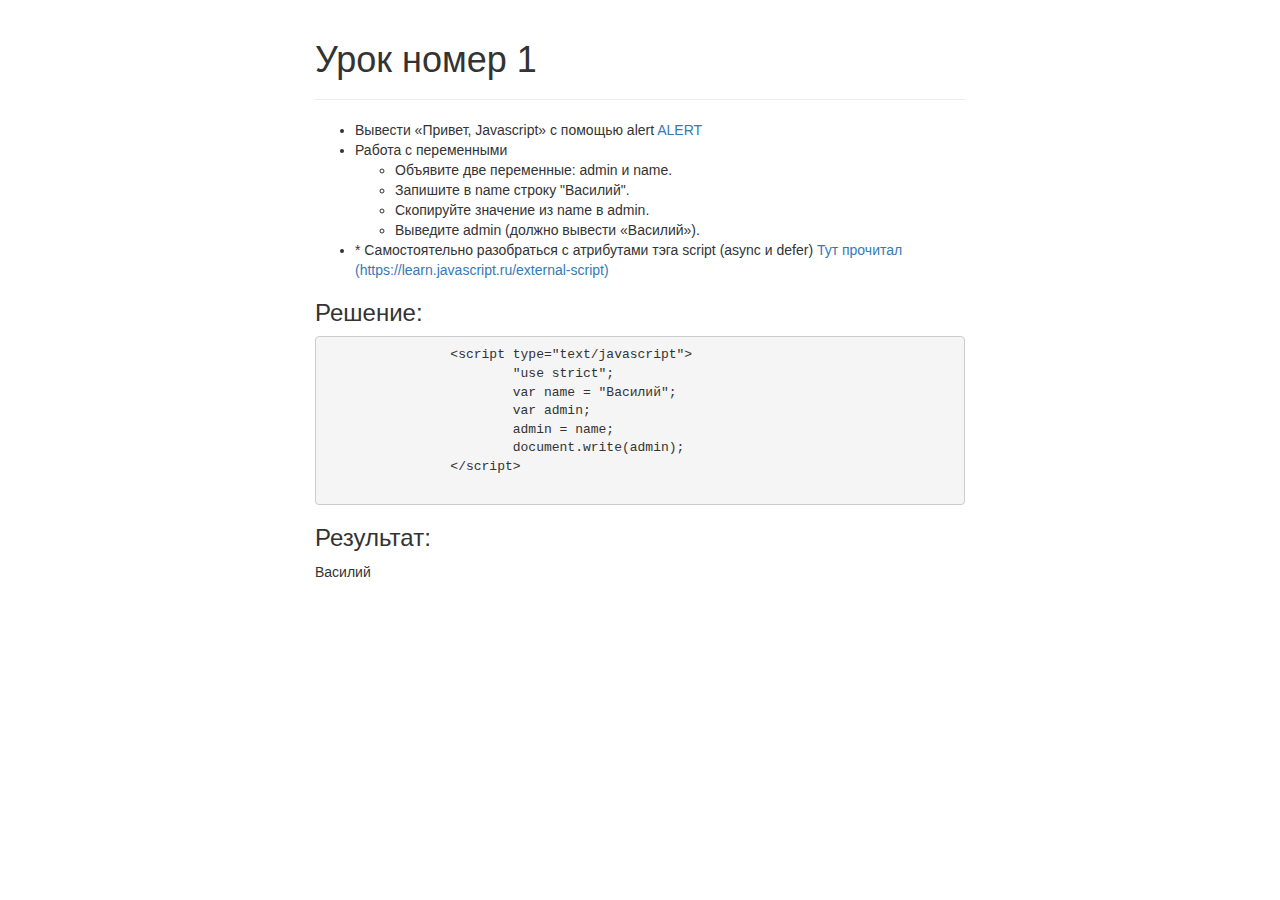
<file: JavaScript-Level-1/Lesson-1/index.html>
<!DOCTYPE html>
<html>
<head>
    <meta charset="utf-8">
    <title>Урок 1 - javascript-1 </title>
     <link href="css/bootstrap.min.css" rel="stylesheet">
     <link href="css/style.css" rel="stylesheet">
</head>
<body>
	
 	<div class="container">

	 <div class="page-header">
        <h1>Урок номер 1</h1>
      </div>

   

     <ul>
     	<li>Вывести «Привет, Javascript» c помощью alert <a href="javascript:alert('Привет, Javascript')">ALERT</a></li>
     	<li>Работа с переменными 
		<ul>
			<li>Объявите две переменные: admin и name.</li>
			<li>Запишите в name строку "Василий".</li>
			<li>Скопируйте значение из name в admin.</li>
			<li>Выведите admin (должно вывести «Василий»).</li>
		</ul>

     	</li>
     	<li>* Самостоятельно разобраться с атрибутами тэга script (async и defer) <a href="https://learn.javascript.ru/external-script">Тут прочитал (https://learn.javascript.ru/external-script)</a></li>
     </ul>


    <p class="lead" id="homework">

    	<h3>Решение:</h3>
	    <pre>
		&lt;script type=&quot;text/javascript&quot;&gt;
			&quot;use strict&quot;;
			var name = &quot;Василий&quot;;
			var admin;
			admin = name;
			document.write(admin);
		&lt;/script&gt;
		</pre>
         
		<h3>Результат:</h3>

				<script type="text/javascript">
			"use strict";
			var name = "Василий";
			var admin;
			admin = name;
			document.write(admin);
		</script>
    </p>
    </div>

</body>
</html>
</file>
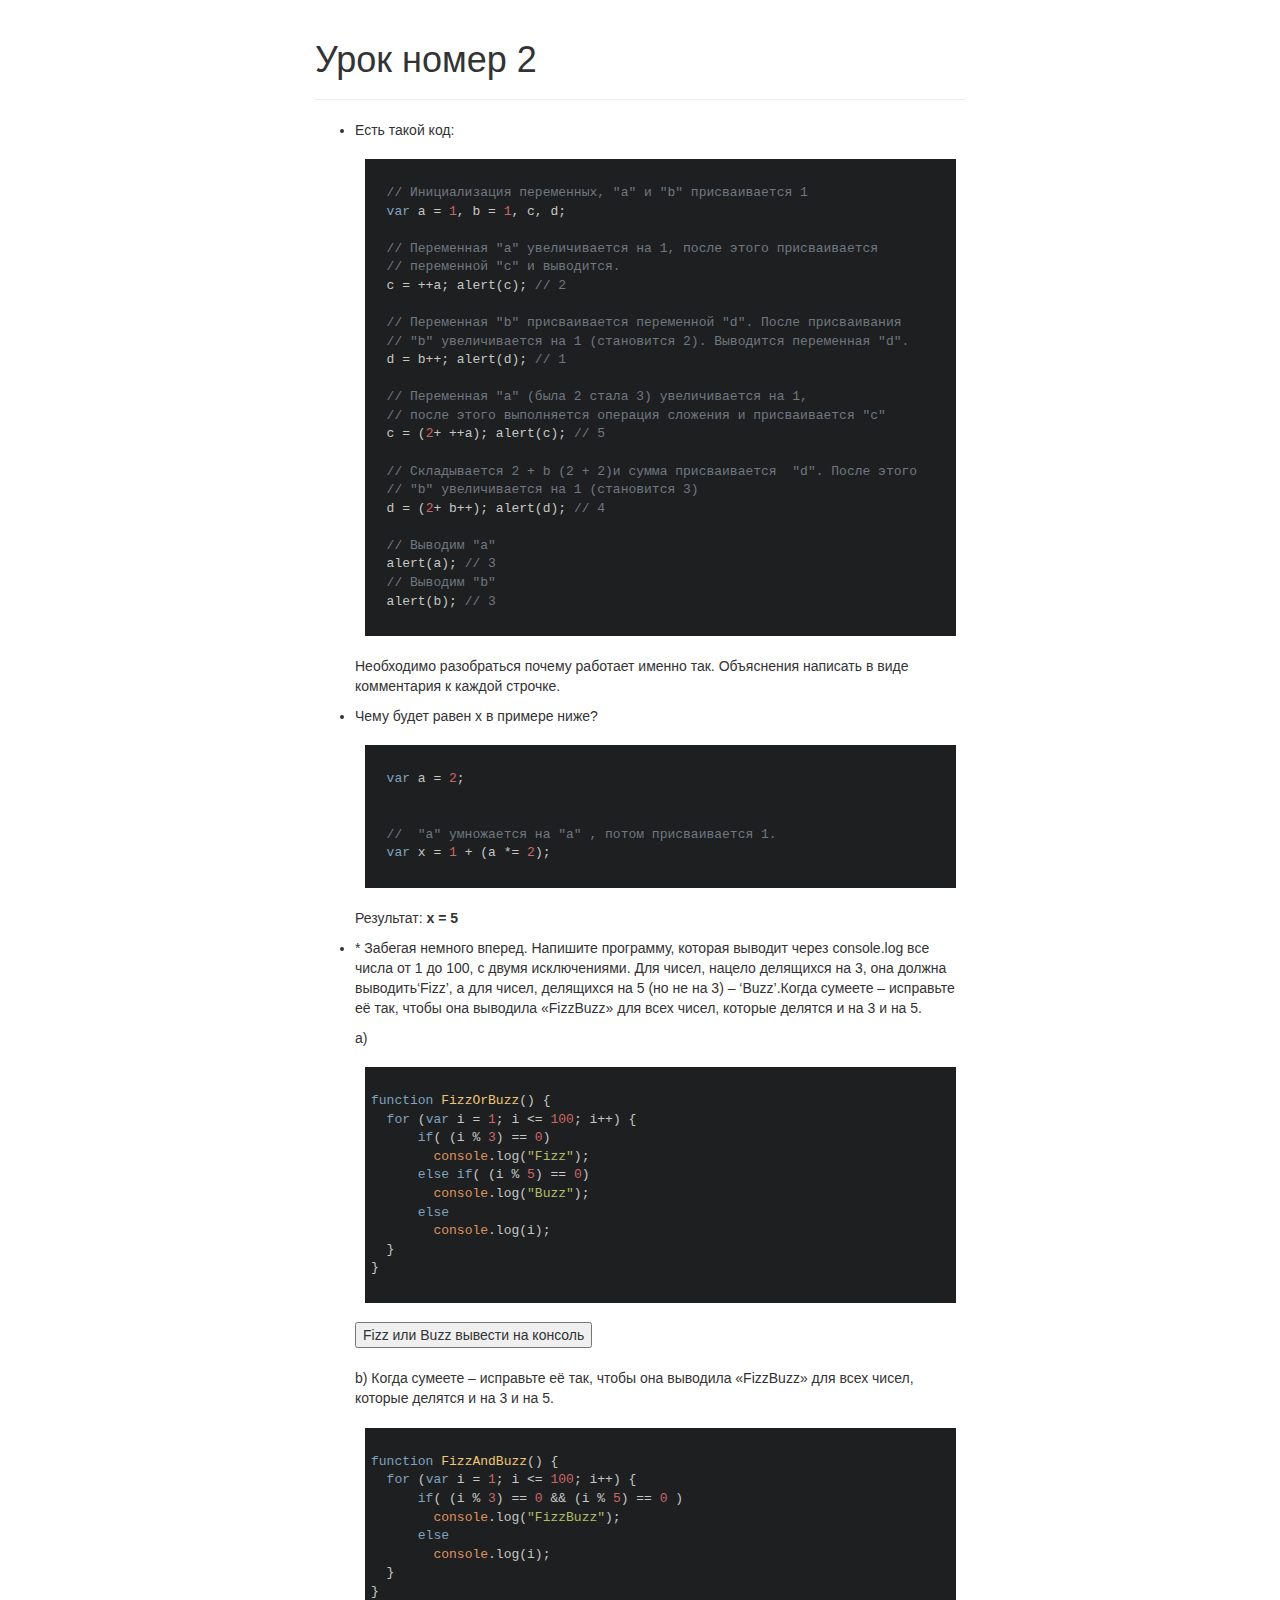
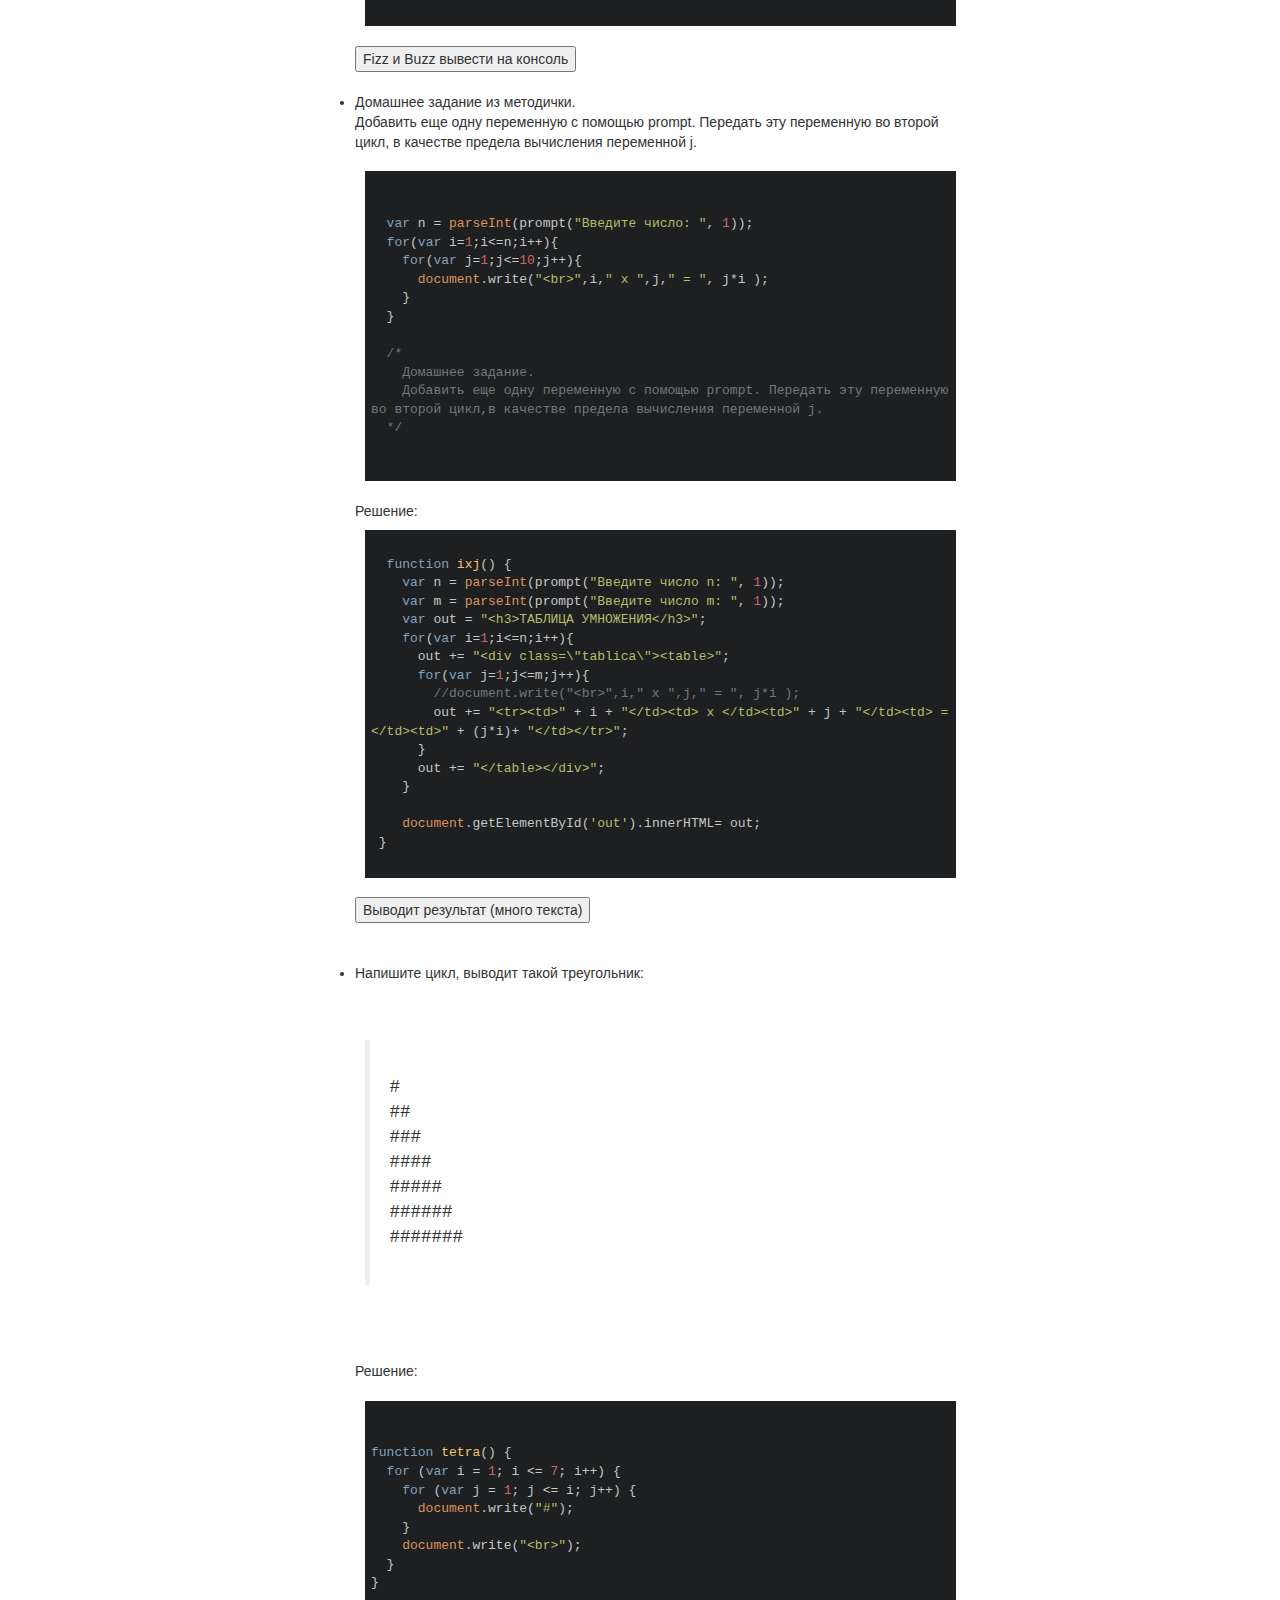
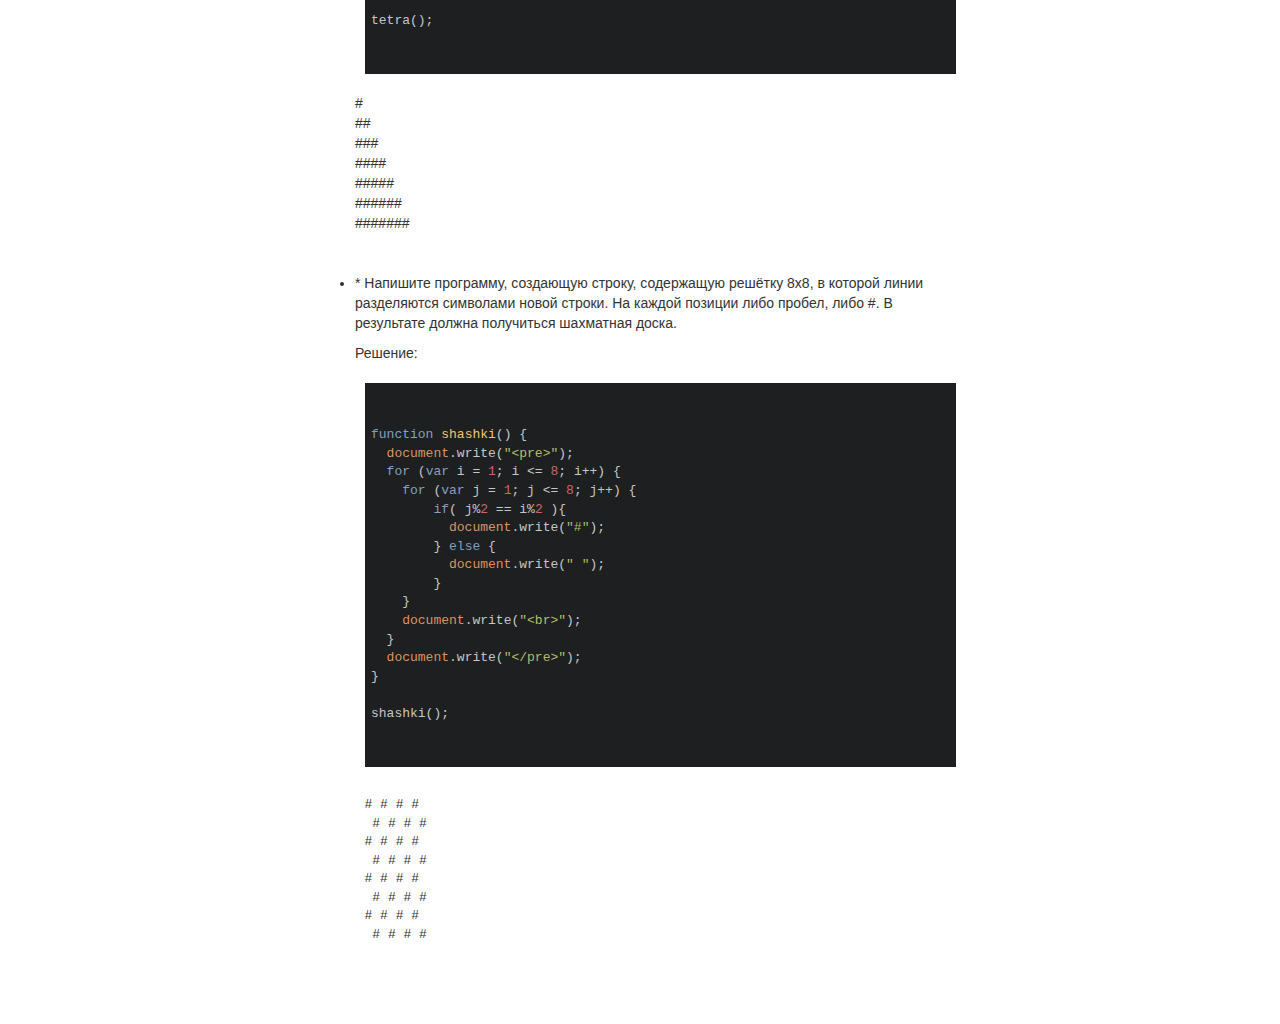
<file: JavaScript-Level-1/Lesson-2/index.html>
<!DOCTYPE html>
<html>
<head>
  <meta charset="utf-8">
  <title>Урок 1 - javascript-1 </title>
  <meta name="author" content="Журавлев Георгий">
  <link href="css/bootstrap.min.css" rel="stylesheet">
  <link href="css/style.css" rel="stylesheet">
	<link  href="libs/highlight/styles/hybrid.css" rel="stylesheet">
	<script src="libs/highlight/highlight.pack.js"></script>
	<script>hljs.initHighlightingOnLoad();</script>
</head>
<body>	
 	<div class="container">
	 <div class="page-header">
        <h1>Урок номер 2</h1>
   </div>
     <ul>
     	<li><p>Есть такой код: </p>
     	<pre><code class="javascript">
  // Инициализация переменных, "a" и "b" присваивается 1
  var a = 1, b = 1, c, d;

  // Переменная "a" увеличивается на 1, после этого присваивается 
  // переменной "c" и выводится.
  c = ++a; alert(c); // 2

  // Переменная "b" присваивается переменной "d". После присваивания
  // "b" увеличивается на 1 (становится 2). Выводится переменная "d".
  d = b++; alert(d); // 1

  // Переменная "a" (была 2 стала 3) увеличивается на 1, 
  // после этого выполняется операция сложения и присваивается "c"
  c = (2+ ++a); alert(c); // 5

  // Складывается 2 + b (2 + 2)и сумма присваивается  "d". После этого
  // "b" увеличивается на 1 (становится 3)
  d = (2+ b++); alert(d); // 4

  // Выводим "a"
  alert(a); // 3
  // Выводим "b"
  alert(b); // 3
			</code></pre>
			<p>Необходимо разобраться почему работает именно так. Объяснения написать в виде комментария к каждой строчке.</p>
     	</li>
     	<li><p>Чему будет равен x в примере ниже?</p>
      <pre><code class="javascript">
  var a = 2;


  //  "a" умножается на "a" , потом присваивается 1.
  var x = 1 + (a *= 2);
      </code></pre>

      <p>Результат: <strong>x =

      <script type="text/javascript">
      "use strict";
      var a = 2;
      var x = 1 + (a *= 2);
      document.write(x);
      </script>
      </strong></p>

      </li>
      <li>
        <p>* Забегая немного вперед. Напишите программу, которая выводит через console.log все числа от 1 до 100, с двумя исключениями. Для чисел, нацело делящихся на 3, она должна выводить‘Fizz’, а для чисел, делящихся на 5 (но не на 3) – ‘Buzz’.Когда сумеете – исправьте её так, чтобы она выводила «FizzBuzz» для всех чисел, которые делятся и на 3 и на 5.</p>
         <script type="text/javascript">
         

         function FizzOrBuzz() {
            for (var i = 1; i <= 100; i++) {
                if( (i % 3) == 0)
                  console.log("Fizz");
                else if( (i % 5) == 0)
                  console.log("Buzz");
                else
                  console.log(i);
            }
         }

         function FizzAndBuzz() {
            for (var i = 1; i <= 100; i++) {
                if( (i % 3) == 0 && (i % 5) == 0 )
                  console.log("FizzBuzz");
                else
                  console.log(i);
            }
         }


        </script>
<p>a) 
</p>
        <pre><code class="javascript">
function FizzOrBuzz() {
  for (var i = 1; i <= 100; i++) {
      if( (i % 3) == 0)
        console.log("Fizz");
      else if( (i % 5) == 0)
        console.log("Buzz");
      else
        console.log(i);
  }
}
        </code></pre>
        
        <button onclick="FizzOrBuzz()">Fizz или Buzz вывести на консоль</button>
        <br><br>

<p>b) Когда сумеете – исправьте её так, чтобы она выводила «FizzBuzz» для всех чисел, которые делятся и на 3 и на 5.</p>
        <pre><code class="javascript">
function FizzAndBuzz() {
  for (var i = 1; i <= 100; i++) {
      if( (i % 3) == 0 && (i % 5) == 0 )
        console.log("FizzBuzz");
      else
        console.log(i);
  }
}
        </code></pre>
        <button onclick="FizzAndBuzz()">Fizz и Buzz вывести на консоль</button>
        <br><br>
      </li>
      <li>
        <p>Домашнее задание из методички.<br>
        Добавить еще одну переменную с помощью prompt. Передать эту переменную во второй цикл, в качестве предела вычисления переменной j.
        </p>
      <pre><code class="javascript">

  var n = parseInt(prompt("Введите число: ", 1));
  for(var i=1;i<=n;i++){
    for(var j=1;j<=10;j++){
      document.write("&lt;br&gt;",i," x ",j," = ", j*i );
    }
  }

  /*
    Домашнее задание.
    Добавить еще одну переменную с помощью prompt. Передать эту переменную во второй цикл,в качестве предела вычисления переменной j.
  */

      </code></pre>
      
      Решение:

      <pre><code class="javascript">
  function ixj() {
    var n = parseInt(prompt(&quot;Введите число n: &quot;, 1));
    var m = parseInt(prompt(&quot;Введите число m: &quot;, 1));
    var out = &quot;&lt;h3&gt;ТАБЛИЦА УМНОЖЕНИЯ&lt;/h3&gt;&quot;;
    for(var i=1;i&lt;=n;i++){
      out += &quot;&lt;div class=\&quot;tablica\&quot;&gt;&lt;table&gt;&quot;;
      for(var j=1;j&lt;=m;j++){
        //document.write(&quot;&lt;br&gt;&quot;,i,&quot; x &quot;,j,&quot; = &quot;, j*i );
        out += &quot;&lt;tr&gt;&lt;td&gt;&quot; + i + &quot;&lt;/td&gt;&lt;td&gt; x &lt;/td&gt;&lt;td&gt;&quot; + j + &quot;&lt;/td&gt;&lt;td&gt; = &lt;/td&gt;&lt;td&gt;&quot; + (j*i)+ &quot;&lt;/td&gt;&lt;/tr&gt;&quot;;
      }
      out += &quot;&lt;/table&gt;&lt;/div&gt;&quot;;
    }

    document.getElementById('out').innerHTML= out;
 }
      </code></pre>

      <script type="text/javascript">

         function ixj() {
            var n = parseInt(prompt("Введите число n: ", 1));
            var m = parseInt(prompt("Введите число m: ", 1));
            var out = "<h3>ТАБЛИЦА УМНОЖЕНИЯ</h3>";
            for(var i=1;i<=n;i++){
              out += "<div class=\"tablica\"><table>";
              for(var j=1;j<=m;j++){
                //document.write("<br>",i," x ",j," = ", j*i );
                out += "<tr><td>" + i + "</td><td> x </td><td>" + j + "</td><td> = </td><td>" + (j*i)+ "</td></tr>";
              }
              out += "</table></div>";
            }

            document.getElementById('out').innerHTML= out;
         }


        </script>
        <button onclick="ixj()">Выводит результат (много текста)</button>
        <div id="out"></div>

        <br><br>
      </li>
      <li>
        <p>Напишите цикл, выводит такой треугольник:</p>
        <pre> 
        <blockquote>
#
##
###
####
#####
######
#######
        </blockquote>
        </pre>
<p>Решение: </p>
      <pre><code class="javascript">

function tetra() {
  for (var i = 1; i <= 7; i++) {
    for (var j = 1; j <= i; j++) {
      document.write("#");
    }
    document.write("&lt;br&gt;");
  }
}

tetra();

      </code></pre>

        <script type="text/javascript">
          function tetra() {
            for (var i = 1; i <= 7; i++) {
              for (var j = 1; j <= i; j++) {
                document.write("#");
              }
              document.write("<br>");
            }
         }

         tetra();
         </script>
         <br><br>
      </li>
      <li>
      <p>* Напишите программу, создающую строку, содержащую решётку 8х8, в которой линии разделяются символами новой строки. На каждой позиции либо пробел, либо #. В результате должна получиться шахматная доска.</p>
 
      <p>Решение: </p>
      <pre><code class="javascript">

function shashki() {
  document.write("&lt;pre&gt;");
  for (var i = 1; i <= 8; i++) {
    for (var j = 1; j <= 8; j++) {        
        if( j%2 == i%2 ){
          document.write("#");
        } else {
          document.write(" ");
        }
    }
    document.write("&lt;br&gt;");
  }
  document.write("&lt;/pre&gt;");
}

shashki();      

      </code></pre>

        <script type="text/javascript">
          function shashki() {
            document.write("<pre>");
            for (var i = 1; i <= 8; i++) {
              for (var j = 1; j <= 8; j++) {        
                  if( j%2 == i%2 ){
                    document.write("#");
                  } else {
                    document.write(" ");
                  }
              }
              document.write("<br>");
            }
            document.write("</pre>");
         }

         shashki();
         </script>
 
      </li>
     </ul>

    </div>

</body>
</html>
</file>
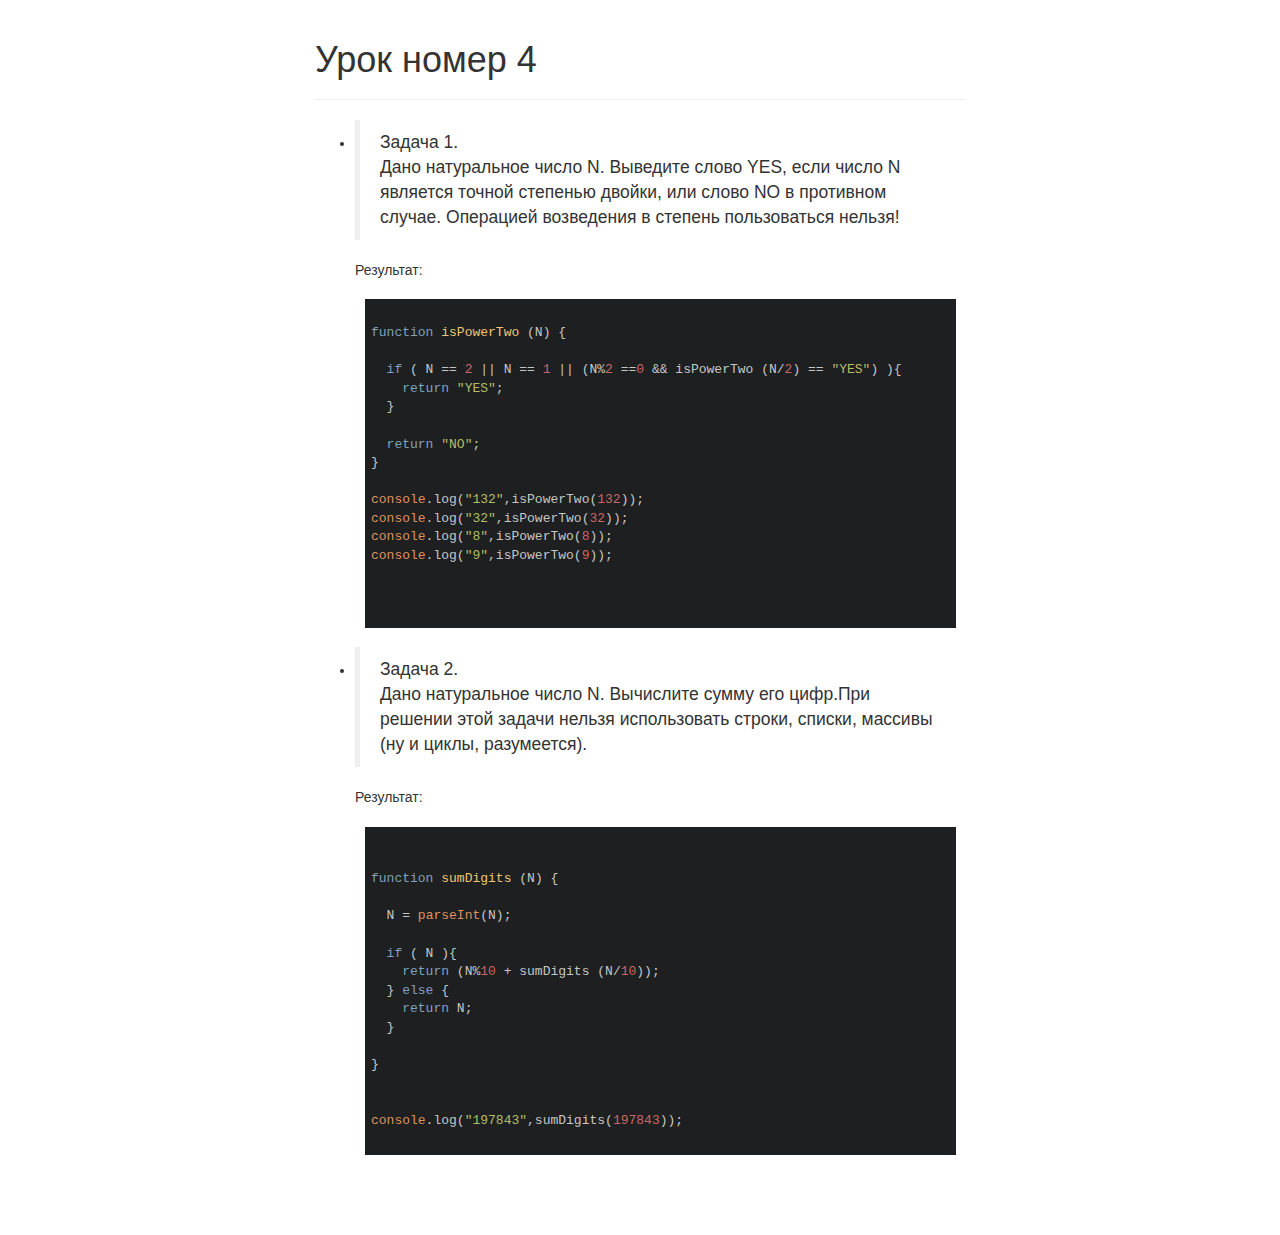
<file: JavaScript-Level-1/Lesson-4/index.html>
<!DOCTYPE html>
<html>
<head>
  <meta charset="utf-8">
  <title>Урок 4 - javascript-1 </title>
  <meta name="author" content="Журавлев Георгий">
  <link href="css/bootstrap.min.css" rel="stylesheet">
  <link href="css/style.css" rel="stylesheet">
	<link  href="libs/highlight/styles/hybrid.css" rel="stylesheet">
	<script src="libs/highlight/highlight.pack.js"></script>
	<script>hljs.initHighlightingOnLoad();</script>

  


</head>
<body>	
 	<div class="container">
	 <div class="page-header">
        <h1>Урок номер 4</h1>
   </div>
     <ul>
      <li>

        <blockquote>
      Задача 1.<br>
      Дано натуральное число N. Выведите слово YES, если число N является точной  степенью двойки, или слово NO в противном случае. Операцией возведения в степень пользоваться нельзя!<br>

        </blockquote>
        <p>Результат: 

      <pre><code class="javascript">
function isPowerTwo (N) {

  if ( N == 2 || N == 1 || (N%2 ==0 &amp;&amp; isPowerTwo (N/2) == &quot;YES&quot;) ){
    return &quot;YES&quot;;
  } 

  return &quot;NO&quot;;
}

console.log(&quot;132&quot;,isPowerTwo(132));
console.log(&quot;32&quot;,isPowerTwo(32));
console.log(&quot;8&quot;,isPowerTwo(8));
console.log(&quot;9&quot;,isPowerTwo(9));


      </code></pre>


        <strong>

        <script type="text/javascript">

          function isPowerTwo (N) {

            if ( N == 2 || N == 1 || (N%2 ==0 && isPowerTwo (N/2) == "YES") ){
              return "YES";
            } 

            return "NO";
          }

          console.log("132",isPowerTwo(132));
          console.log("32",isPowerTwo(32));
          console.log("8",isPowerTwo(8));
          console.log("9",isPowerTwo(9));
        </script>
   
        


        </strong>
        </p>

      </li>
      <li>
        <blockquote>
      Задача 2.<br>
      Дано натуральное число N. Вычислите сумму его цифр.При решении этой задачи нельзя использовать строки, списки, массивы (ну и циклы, разумеется).
        </blockquote>      
      </li>

        <p>Результат: 

      <pre><code class="javascript">

function sumDigits (N) {
   
  N = parseInt(N);

  if ( N ){
    return (N%10 + sumDigits (N/10));
  } else {
    return N;
  }

}


console.log("197843",sumDigits(197843));
      </code></pre>


        <strong>

        <script type="text/javascript">

          function sumDigits (N) {
            
            N = parseInt(N);
                         
            if ( N ) {
              return (N%10 + sumDigits (N/10));
            } else {
              return N;
            }

          }

        console.log("197843",sumDigits(197843));
        </script>
   
        </strong>
        </p>


     </ul>

    </div>
</body>
</html>
</file>
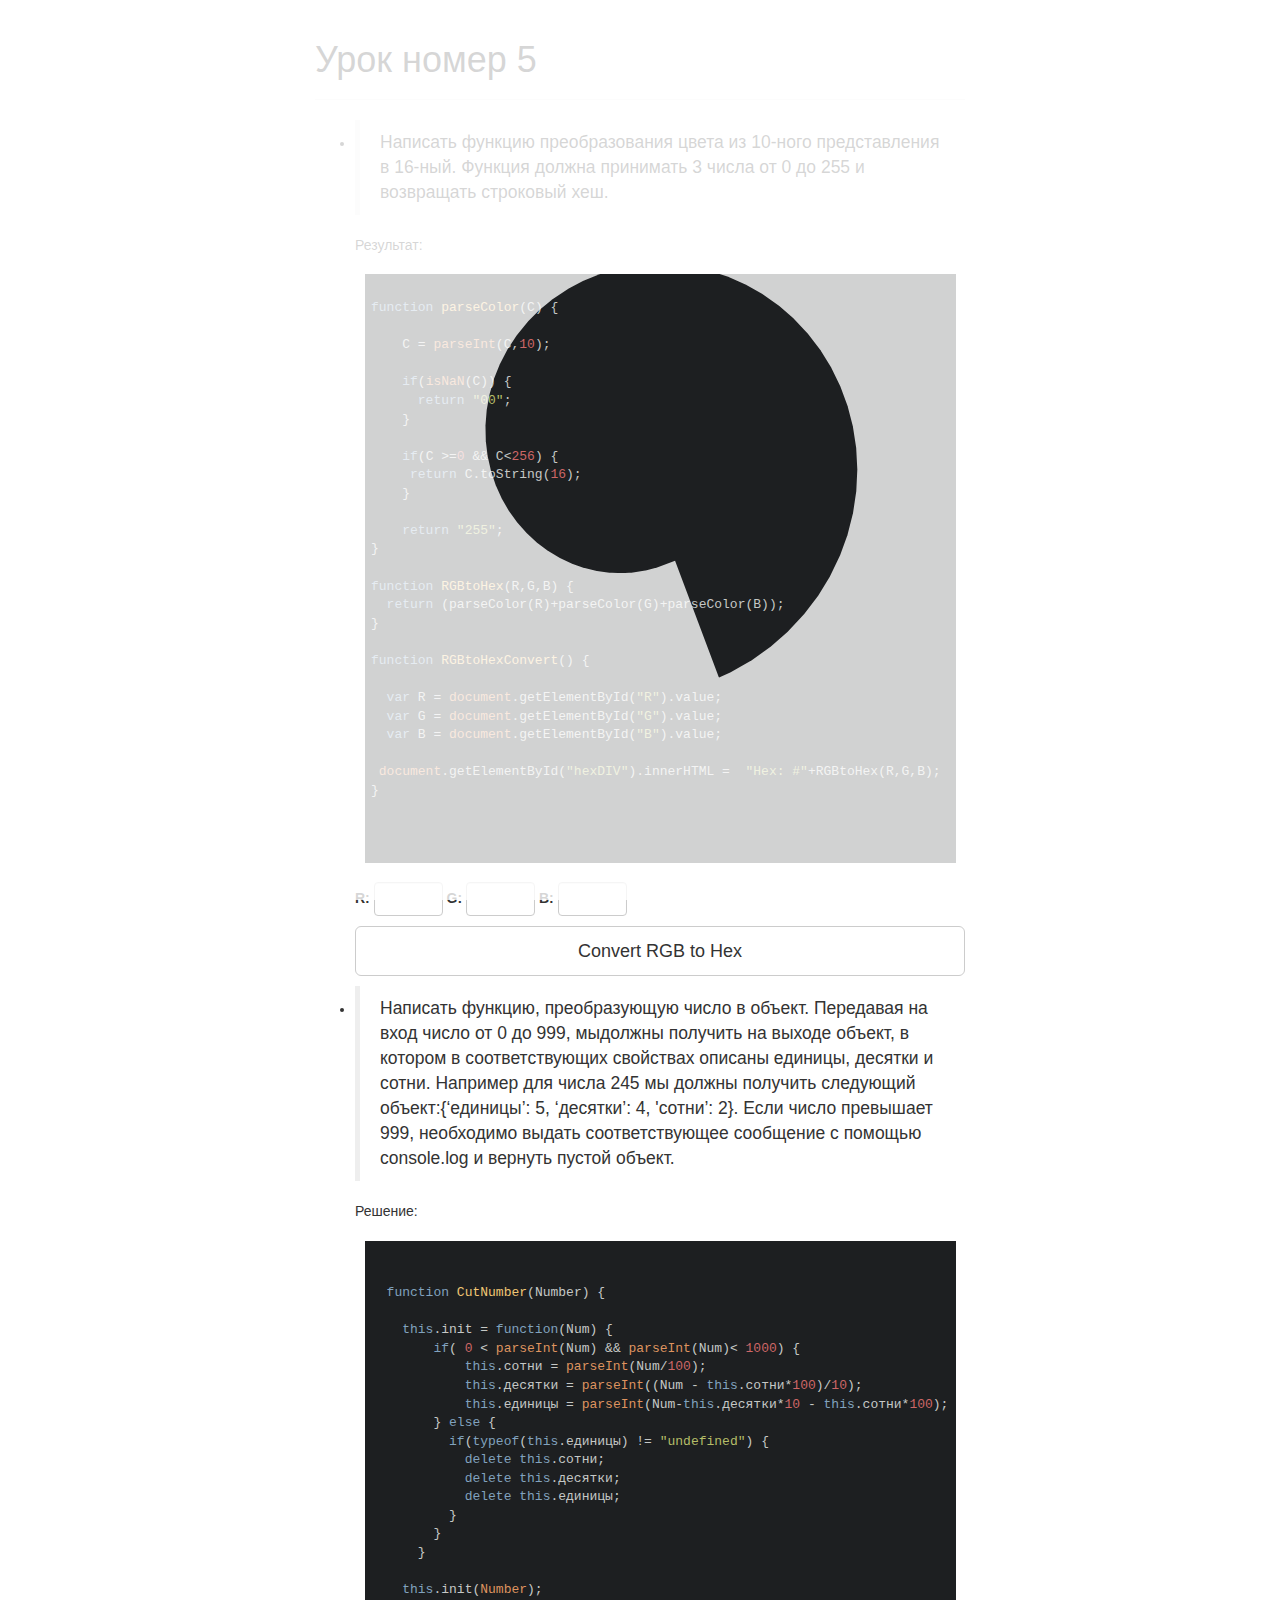
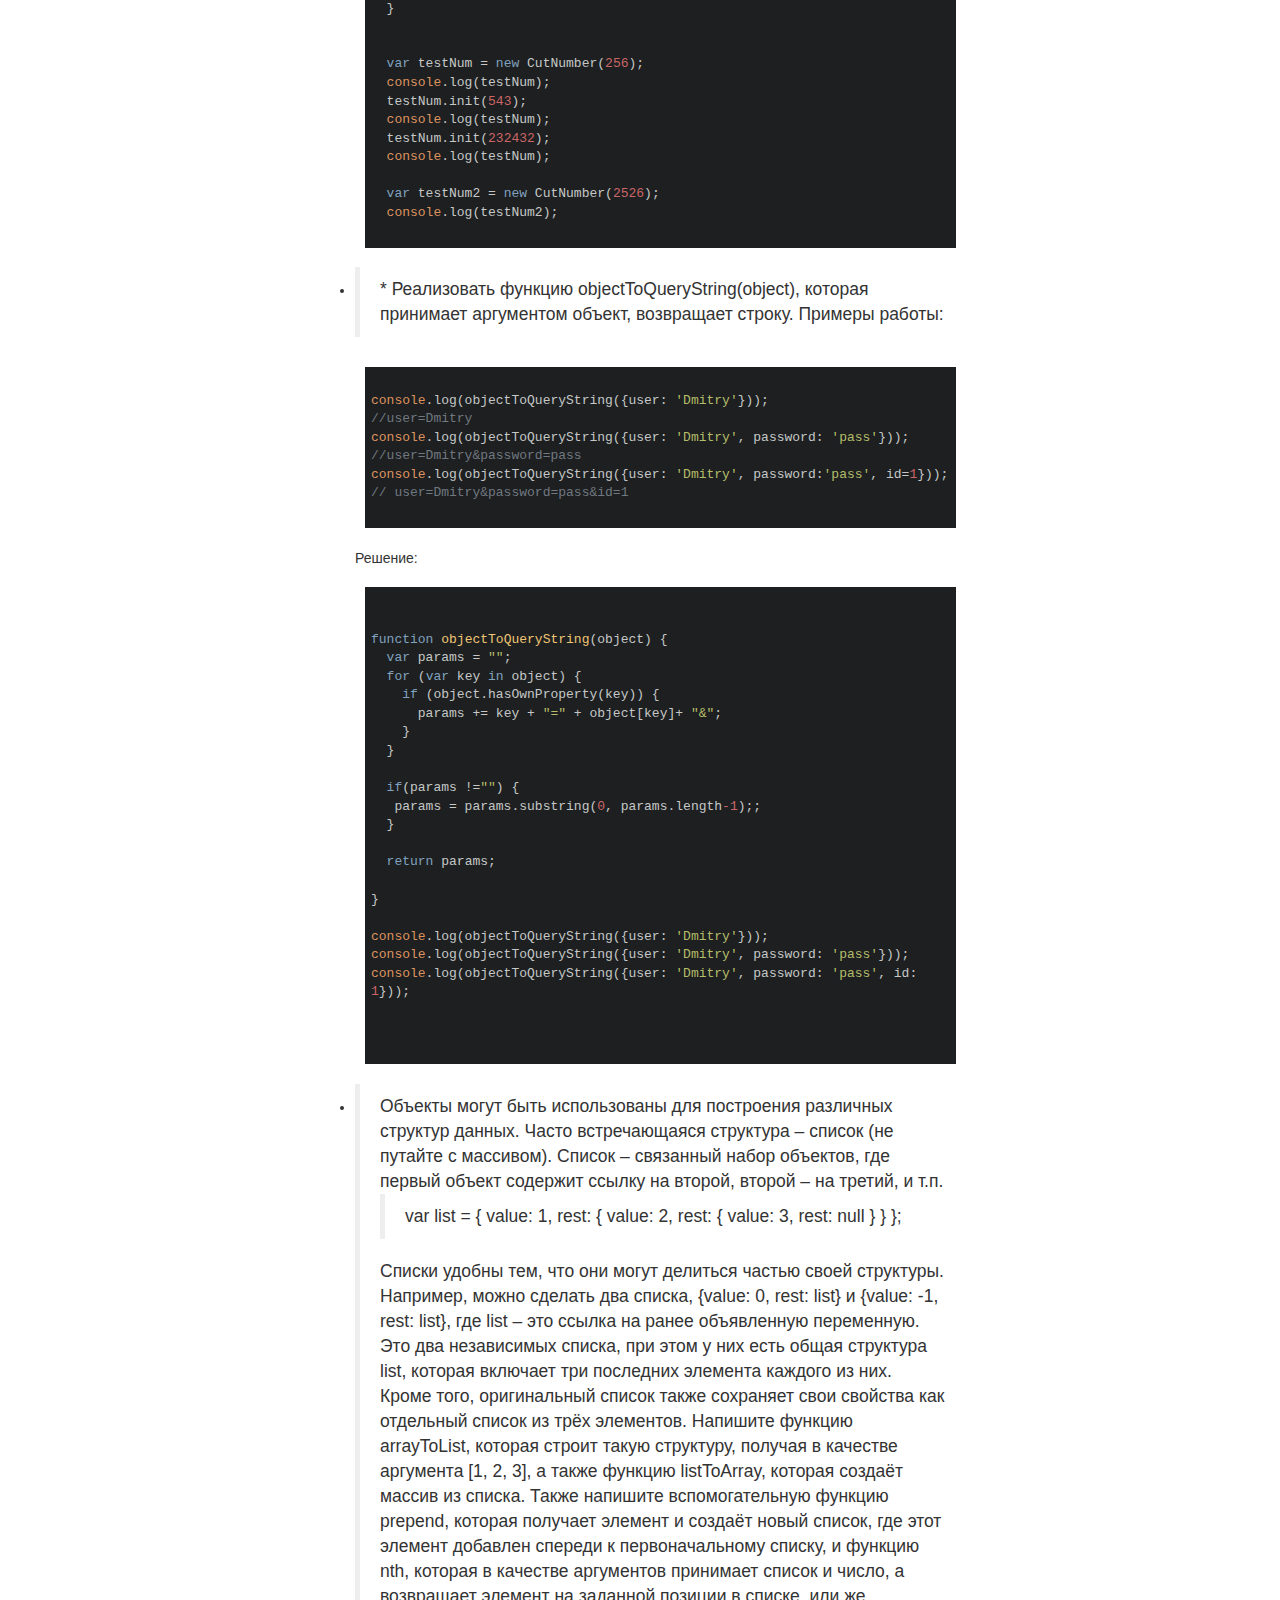
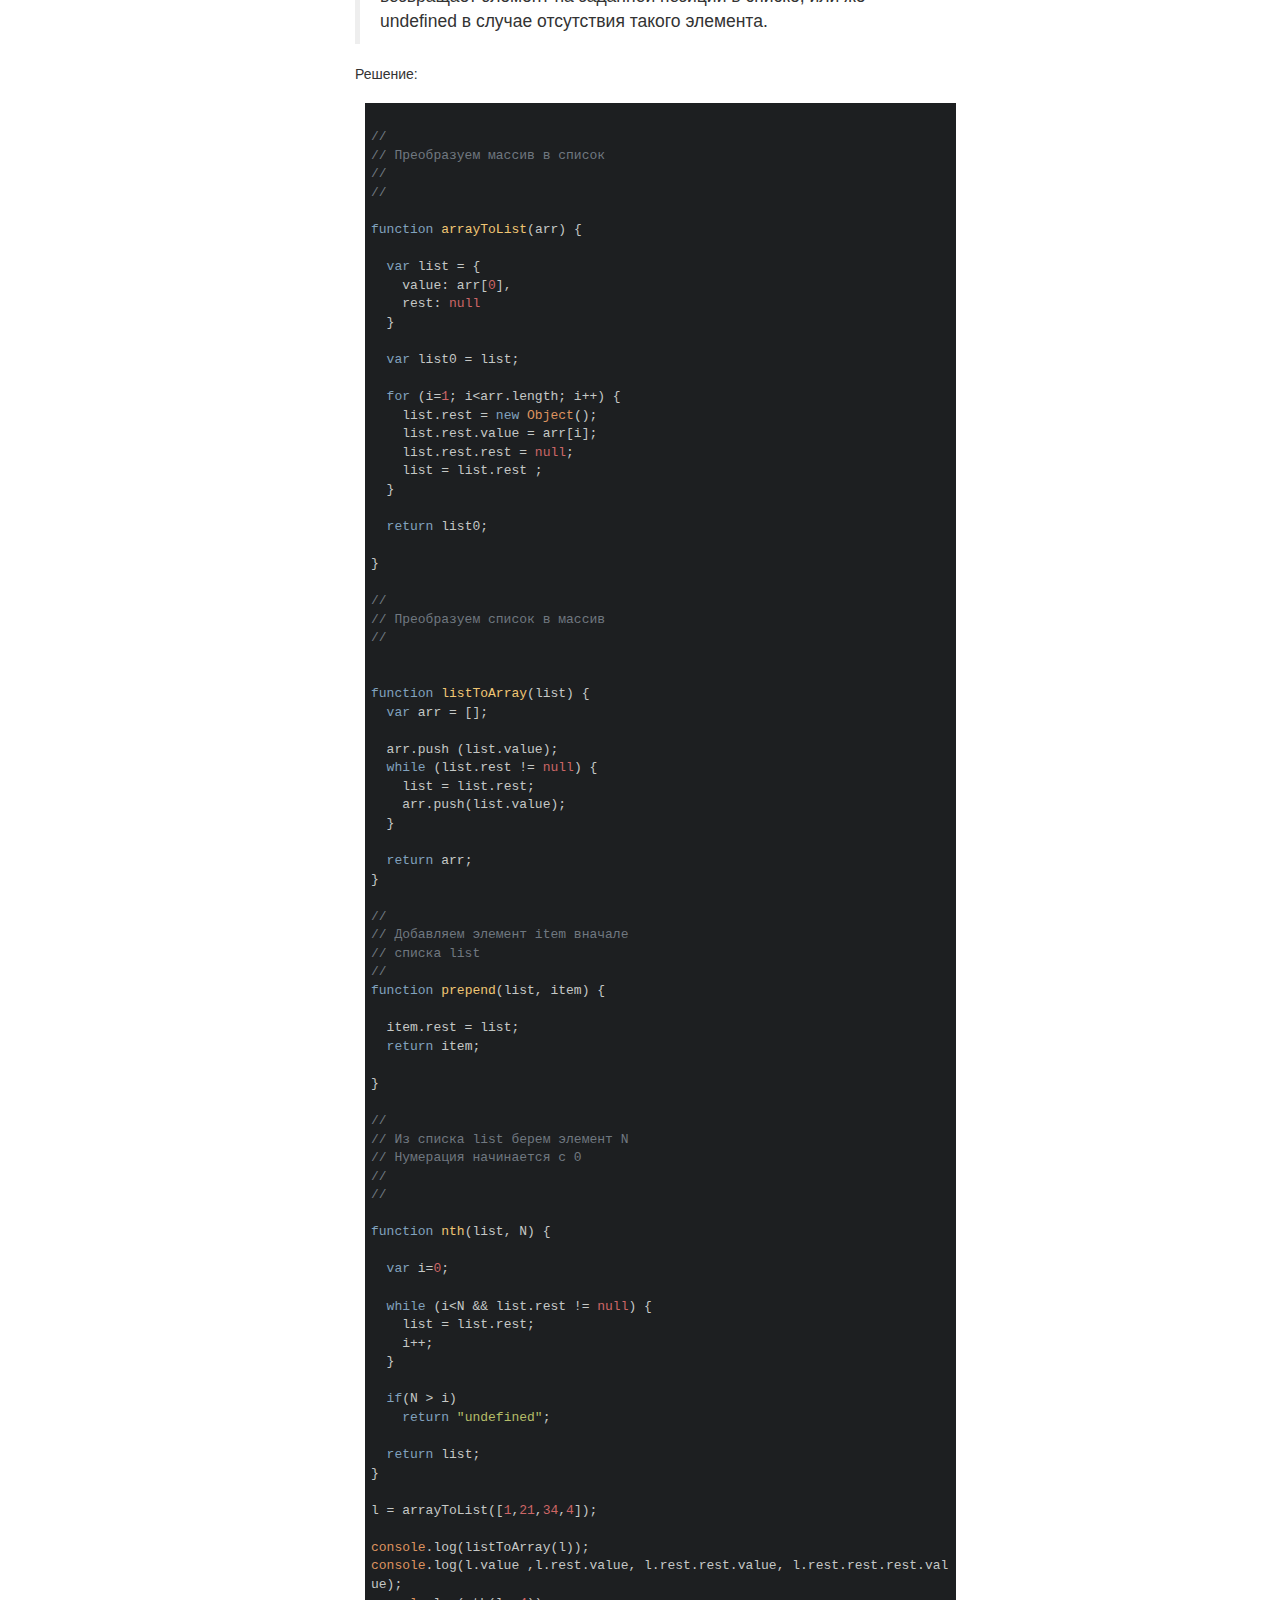
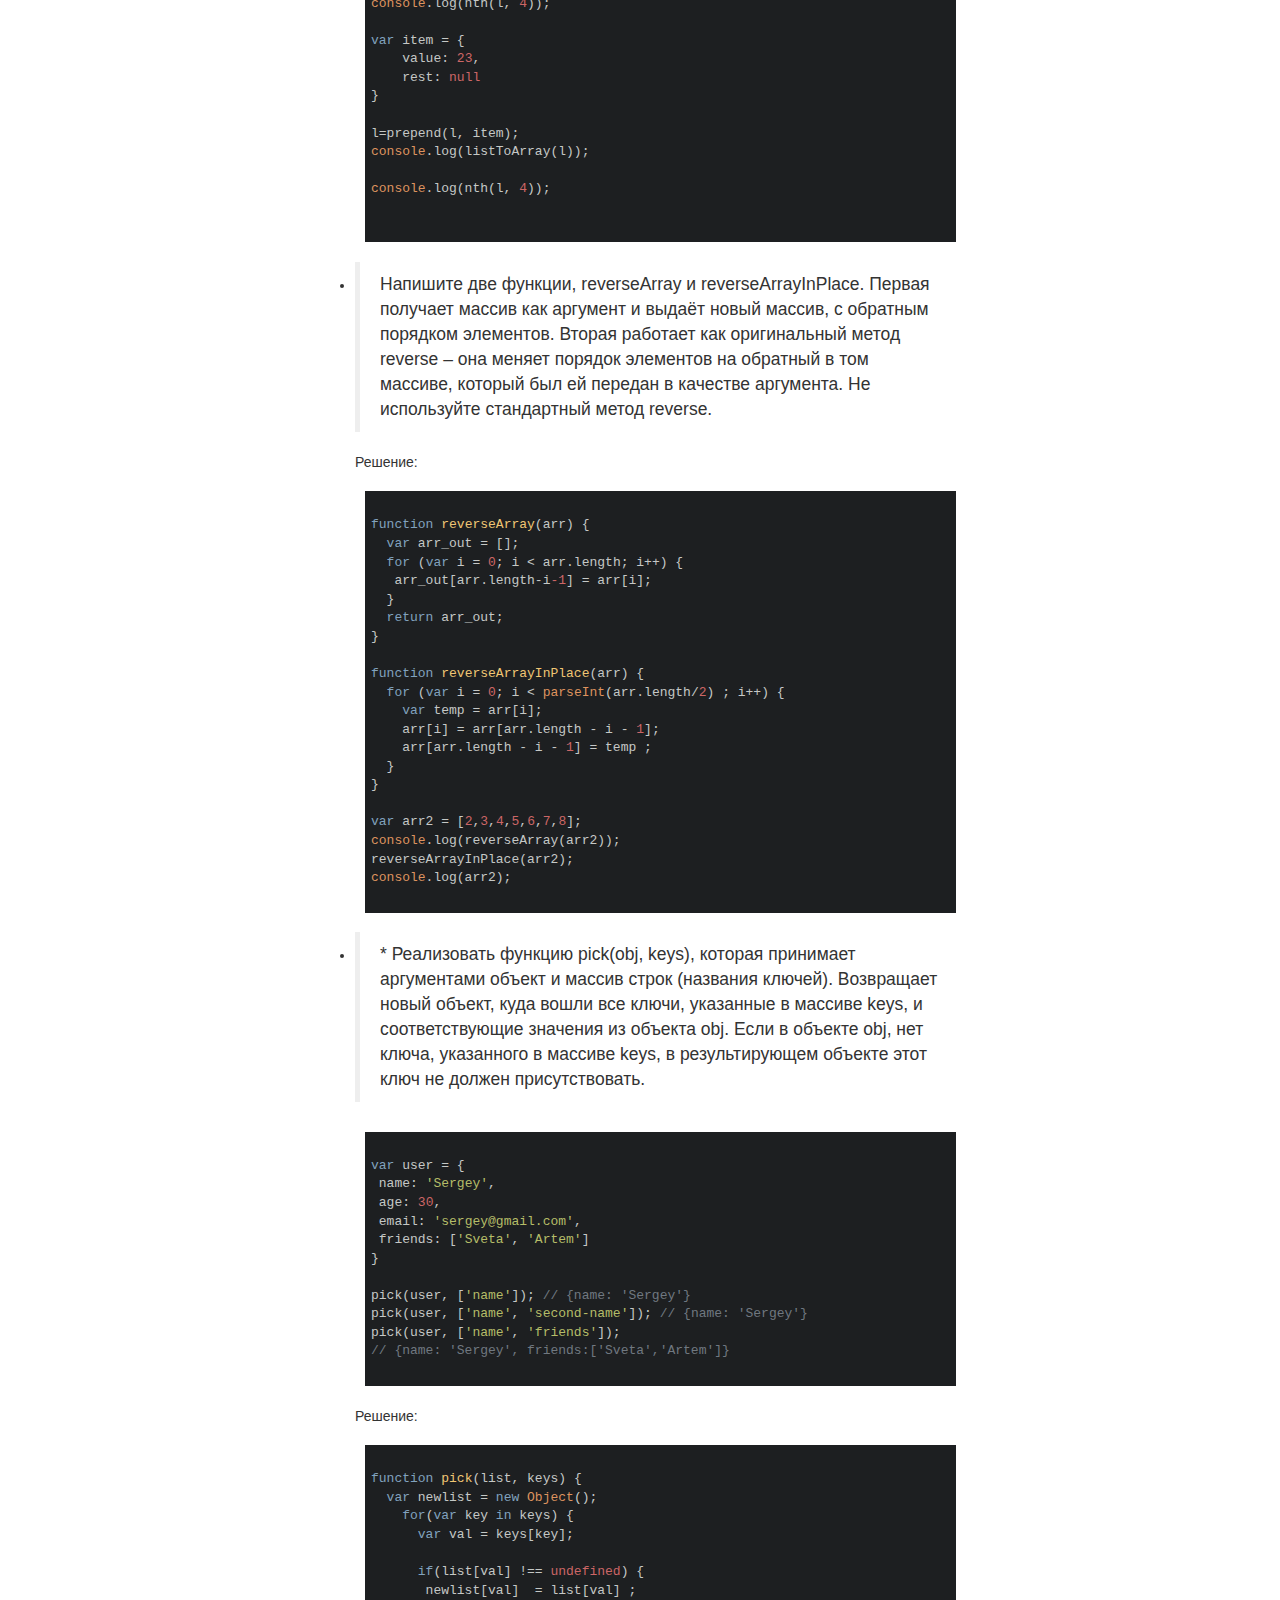
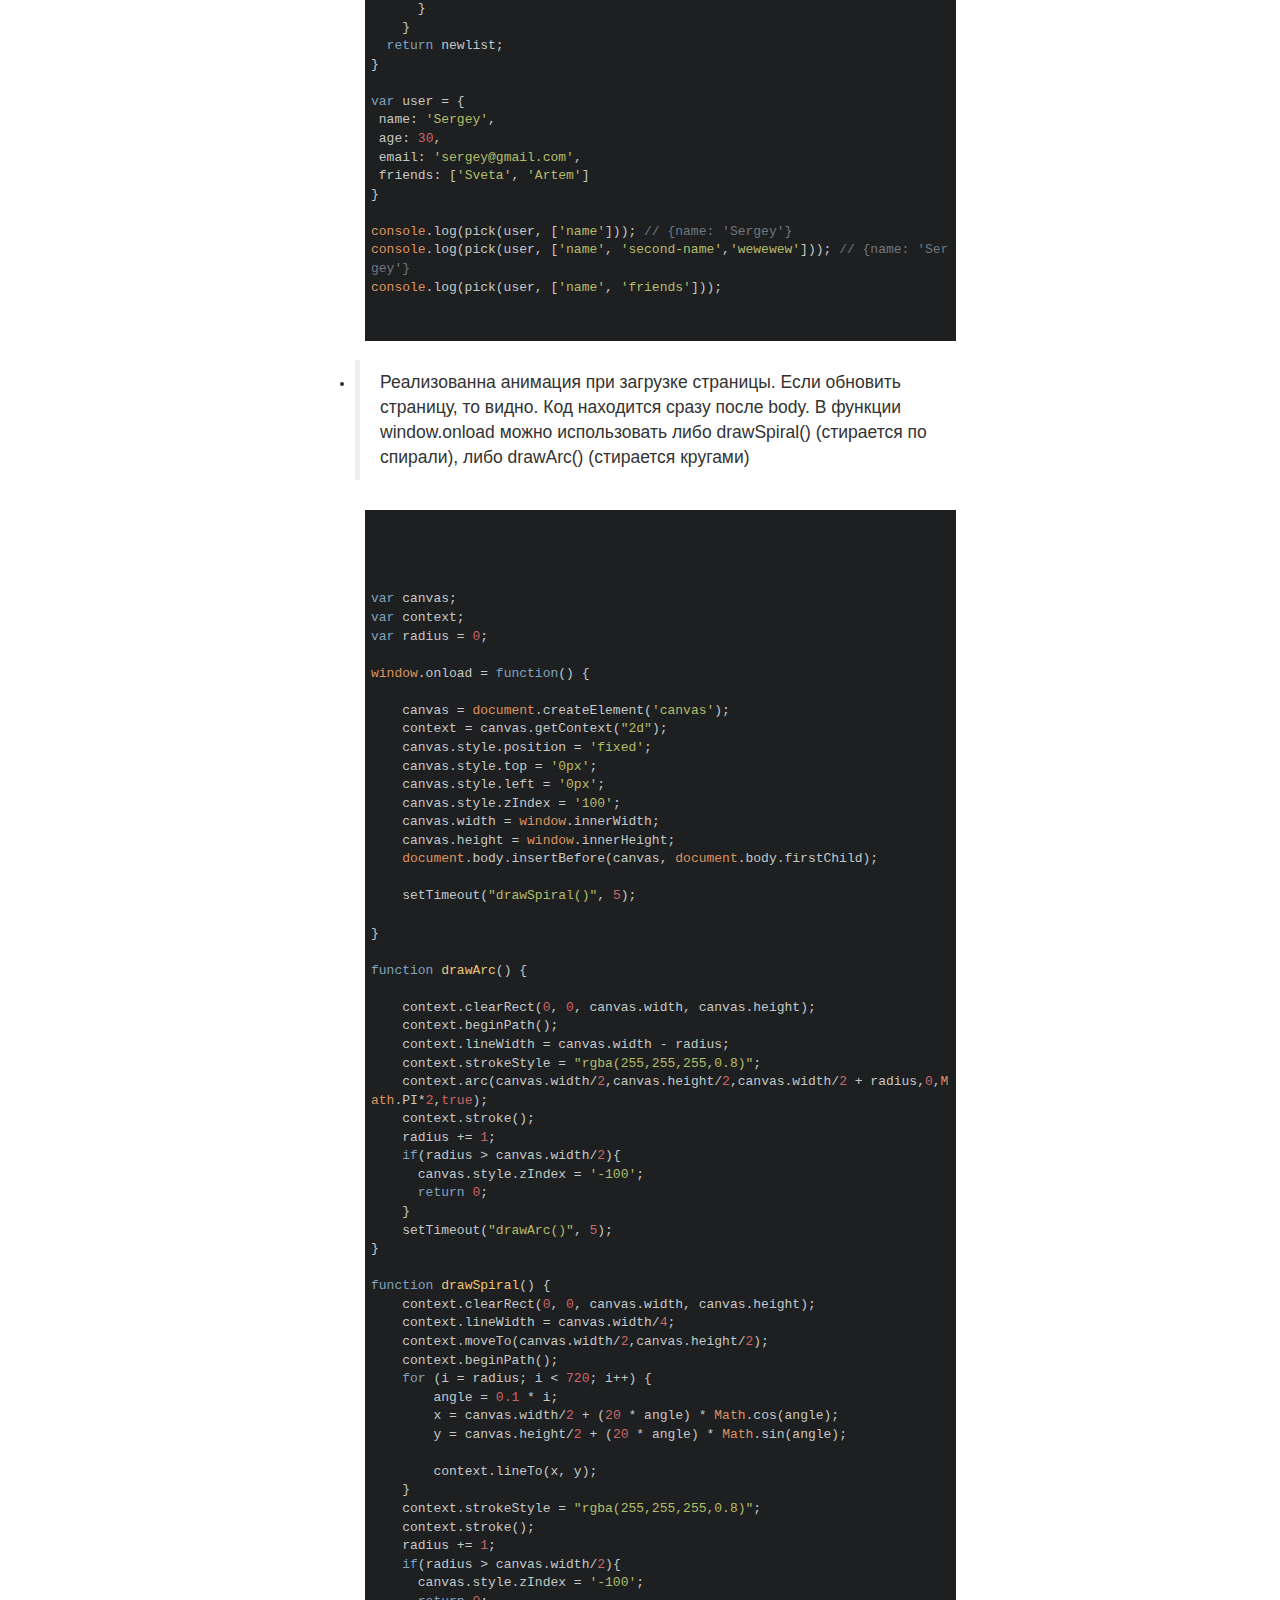
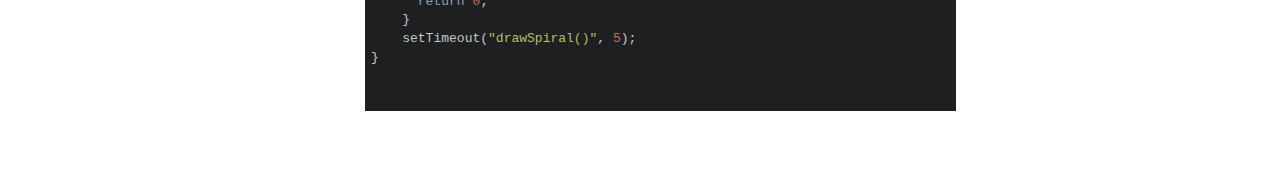
<file: JavaScript-Level-1/Lesson-5/index.html>
<!DOCTYPE html>
<html>
<head>
  <meta charset="utf-8">
  <title>Урок 5 - javascript-1 </title>
  <meta name="author" content="Журавлев Георгий">
  <link href="css/bootstrap.min.css" rel="stylesheet">
  <link href="css/style.css" rel="stylesheet">
	<link  href="libs/highlight/styles/hybrid.css" rel="stylesheet">
	<script src="libs/highlight/highlight.pack.js"></script>
	<script>hljs.initHighlightingOnLoad();</script>




</head>
<body>
  <script type="text/javascript">



var canvas;
var context;
var radius = 0;

window.onload = function() {

    canvas = document.createElement('canvas'); 
    context = canvas.getContext("2d");  
    canvas.style.position = 'fixed'; 
    canvas.style.top = '0px'; 
    canvas.style.left = '0px'; 
    canvas.style.zIndex = '100'; 
    canvas.width = window.innerWidth; 
    canvas.height = window.innerHeight; 
    document.body.insertBefore(canvas, document.body.firstChild);

    setTimeout("drawSpiral()", 5);

} 

function drawArc() {

    context.clearRect(0, 0, canvas.width, canvas.height);
    context.beginPath();
    context.lineWidth = canvas.width - radius;
    context.strokeStyle = "rgba(255,255,255,0.8)";
    context.arc(canvas.width/2,canvas.height/2,canvas.width/2 + radius,0,Math.PI*2,true); 
    context.stroke();
    radius += 1;
    if(radius > canvas.width/2){
      canvas.style.zIndex = '-100';
      return 0;
    }
    setTimeout("drawArc()", 5);
}

function drawSpiral() {
    context.clearRect(0, 0, canvas.width, canvas.height);
    context.lineWidth = canvas.width/4;
    context.moveTo(canvas.width/2,canvas.height/2);
    context.beginPath();
    for (i = radius; i < 720; i++) {
        angle = 0.1 * i;
        x = canvas.width/2 + (20 * angle) * Math.cos(angle);
        y = canvas.height/2 + (20 * angle) * Math.sin(angle);

        context.lineTo(x, y);
    }
    context.strokeStyle = "rgba(255,255,255,0.8)";
    context.stroke();
    radius += 1;
    if(radius > canvas.width/2){
      canvas.style.zIndex = '-100';
      return 0;
    }
    setTimeout("drawSpiral()", 5);
}

  </script>	
 	<div class="container">
	 <div class="page-header">
        <h1>Урок номер 5</h1>
   </div>
     <ul>
      <li>

        <blockquote>
      Написать функцию преобразования цвета из 10-ного представления в 16-ный. Функция
должна принимать 3 числа от 0 до 255 и возвращать строковый хеш.

        </blockquote>
        <p>Результат: 

      <pre><code class="javascript">
function parseColor(C) {
    
    C = parseInt(C,10);

    if(isNaN(C)) {
      return &quot;00&quot;;
    }

    if(C &gt;=0 &amp;&amp; C&lt;256) {
     return C.toString(16);
    }

    return &quot;255&quot;;
}

function RGBtoHex(R,G,B) {
  return (parseColor(R)+parseColor(G)+parseColor(B));
}

function RGBtoHexConvert() {

  var R = document.getElementById(&quot;R&quot;).value;
  var G = document.getElementById(&quot;G&quot;).value;
  var B = document.getElementById(&quot;B&quot;).value;

 document.getElementById(&quot;hexDIV&quot;).innerHTML =  &quot;Hex: #&quot;+RGBtoHex(R,G,B); 
}


      </code></pre>


        <strong>

        <script type="text/javascript">

          function parseColor(C) {
              
              C = parseInt(C,10);

              if(isNaN(C)) {
                return "00";
              }

              if(C >=0 && C<256) {
               return C.toString(16);
              }

              return "255";
          }

          function RGBtoHex(R,G,B) {
            return (parseColor(R)+parseColor(G)+parseColor(B));
          }
          
          function RGBtoHexConvert() {

            var R = document.getElementById("R").value;
            var G = document.getElementById("G").value;
            var B = document.getElementById("B").value;

           document.getElementById("hexDIV").innerHTML =  "Hex: #"+RGBtoHex(R,G,B); 
          }


        </script>
   
         <form name="RGBRorm" id="RGBRorm" class="form-inline">
         <div class="form-group">
          <label for="R">R:</label>
          <input type="text" id="R" size="3" class="form-control" value="" name="R"> 
          <label for="G">G:</label>
          <input type="text" id="G" size="3" class="form-control" value="" name="G"> 
          <label for="B">B:</label>
          <input type="text" id="B" size="3" class="form-control" value="" name="B"> 
        </div>
        <button type="button" name="ConvertRGBtoHex" class="btn btn-default btn-lg" onclick="RGBtoHexConvert()">Convert RGB to Hex</button>
        </form>
        <dir id="hexDIV"><div>


        </strong>
        </p>

      </li>
      <li>
      <blockquote>
        Написать функцию, преобразующую число в объект. Передавая на вход число от 0 до 999, мыдолжны получить на выходе объект, в котором в соответствующих свойствах описаны единицы, десятки и сотни. Например для числа 245 мы должны получить следующий объект:{‘единицы’: 5, ‘десятки’: 4, 'сотни’: 2}. Если число превышает 999, необходимо выдать соответствующее сообщение с помощью console.log и вернуть пустой объект.
      </blockquote>
        <p>Решение: 

      <pre><code class="javascript">

  function CutNumber(Number) {

    this.init = function(Num) {
        if( 0 &lt; parseInt(Num) &amp;&amp; parseInt(Num)&lt; 1000) {
            this.&#x441;&#x43e;&#x442;&#x43d;&#x438; = parseInt(Num/100);
            this.&#x434;&#x435;&#x441;&#x44f;&#x442;&#x43a;&#x438; = parseInt((Num - this.&#x441;&#x43e;&#x442;&#x43d;&#x438;*100)/10);
            this.&#x435;&#x434;&#x438;&#x43d;&#x438;&#x446;&#x44b; = parseInt(Num-this.&#x434;&#x435;&#x441;&#x44f;&#x442;&#x43a;&#x438;*10 - this.&#x441;&#x43e;&#x442;&#x43d;&#x438;*100);
        } else {
          if(typeof(this.&#x435;&#x434;&#x438;&#x43d;&#x438;&#x446;&#x44b;) != &quot;undefined&quot;) {
            delete this.&#x441;&#x43e;&#x442;&#x43d;&#x438;;
            delete this.&#x434;&#x435;&#x441;&#x44f;&#x442;&#x43a;&#x438;;
            delete this.&#x435;&#x434;&#x438;&#x43d;&#x438;&#x446;&#x44b;;
          }
        }
      }

    this.init(Number);
  }


  var testNum = new CutNumber(256);
  console.log(testNum); 
  testNum.init(543);
  console.log(testNum); 
  testNum.init(232432);
  console.log(testNum);

  var testNum2 = new CutNumber(2526);
  console.log(testNum2);
      </code></pre>
        <strong>
          <script type="text/javascript">

          function CutNumber(Number) {

            this.init = function(Num) {
                if( 0 < parseInt(Num) && parseInt(Num)< 1000) {
                    this.сотни = parseInt(Num/100);
                    this.десятки = parseInt((Num - this.сотни*100)/10);
                    this.единицы = parseInt(Num-this.десятки*10 - this.сотни*100);
                } else {
                  if(typeof(this.единицы) != "undefined") {
                    delete this.сотни;
                    delete this.десятки;
                    delete this.единицы;
                  }
                }
              }

            this.init(Number);
          }


          var testNum = new CutNumber(256);
          console.log(testNum); 
          testNum.init(543);
          console.log(testNum); 
          testNum.init(232432);
          console.log(testNum);

          var testNum2 = new CutNumber(2526);
          console.log(testNum2);


          </script>        

        </strong>
        </p>
      </li>
      <li>
      <blockquote>
       * Реализовать функцию objectToQueryString(object), которая принимает аргументом объект, возвращает строку. Примеры работы:
      </blockquote>
      <pre><code>
console.log(objectToQueryString({user: 'Dmitry'})); 
//user=Dmitry
console.log(objectToQueryString({user: 'Dmitry', password: 'pass'})); 
//user=Dmitry&password=pass
console.log(objectToQueryString({user: 'Dmitry', password:'pass', id=1})); 
// user=Dmitry&password=pass&id=1
      </code></pre>
        <p>Решение: 

      <pre><code class="javascript">

function objectToQueryString(object) {
  var params = "";
  for (var key in object) {
    if (object.hasOwnProperty(key)) {
      params += key + "=" + object[key]+ "&";
    }
  }
 
  if(params !="") {
   params = params.substring(0, params.length-1);;
  }

  return params;

}

console.log(objectToQueryString({user: 'Dmitry'})); 
console.log(objectToQueryString({user: 'Dmitry', password: 'pass'})); 
console.log(objectToQueryString({user: 'Dmitry', password: 'pass', id: 1}));


      </code></pre>
        <strong>  
          <script type="text/javascript">

          function objectToQueryString(object) {
            var params = "";
            for (var key in object) {
              if (object.hasOwnProperty(key)) {
                params += key + "=" + object[key]+ "&";
              }
            }
           
            if(params !="") {
             params = params.substring(0, params.length-1);;
            }

            return params;

          }

          console.log(objectToQueryString({user: 'Dmitry'})); 
          console.log(objectToQueryString({user: 'Dmitry', password: 'pass'})); 
          console.log(objectToQueryString({user: 'Dmitry', password: 'pass', id: 1}));
          </script>
        </strong>
        </p>
      </li>
      <li>
      <blockquote>
   Объекты могут быть использованы для построения различных структур данных. Часто встречающаяся структура – список (не путайте с массивом). Список – связанный набор объектов, где первый объект содержит ссылку на второй, второй – на третий, и т.п.
<blockquote>
var list = { value: 1, rest: { value: 2, rest: {
value: 3, rest: null } } };
</blockquote>
Списки удобны тем, что они могут делиться частью своей структуры. Например, можно сделать два списка, {value: 0, rest: list} и {value: -1, rest: list}, где list – это ссылка на ранее объявленную
переменную. Это два независимых списка, при этом у них есть общая структура list, которая включает
три последних элемента каждого из них. Кроме того, оригинальный список также сохраняет свои
свойства как отдельный список из трёх элементов. Напишите функцию arrayToList, которая строит
такую структуру, получая в качестве аргумента [1, 2, 3], а также функцию listToArray, которая создаёт
массив из списка. Также напишите вспомогательную функцию prepend, которая получает элемент и
создаёт новый список, где этот элемент добавлен спереди к первоначальному списку, и функцию nth,
которая в качестве аргументов принимает список и число, а возвращает элемент на заданной
позиции в списке, или же undefined в случае отсутствия такого элемента.
      </blockquote>
  <p>Решение: 

      <pre><code class="javascript">
//
// &#x41f;&#x440;&#x435;&#x43e;&#x431;&#x440;&#x430;&#x437;&#x443;&#x435;&#x43c; &#x43c;&#x430;&#x441;&#x441;&#x438;&#x432; &#x432; &#x441;&#x43f;&#x438;&#x441;&#x43e;&#x43a;
//
//

function arrayToList(arr) {
  
  var list = { 
    value: arr[0], 
    rest: null
  }
  
  var list0 = list;
    
  for (i=1; i&lt;arr.length; i++) {
    list.rest = new Object();
    list.rest.value = arr[i];
    list.rest.rest = null;  
    list = list.rest ;
  }
  
  return list0;

}

//
// &#x41f;&#x440;&#x435;&#x43e;&#x431;&#x440;&#x430;&#x437;&#x443;&#x435;&#x43c; &#x441;&#x43f;&#x438;&#x441;&#x43e;&#x43a; &#x432; &#x43c;&#x430;&#x441;&#x441;&#x438;&#x432;
//


function listToArray(list) {
  var arr = [];

  arr.push (list.value);
  while (list.rest != null) {
    list = list.rest;
    arr.push(list.value);
  }

  return arr;
}

// 
// &#x414;&#x43e;&#x431;&#x430;&#x432;&#x43b;&#x44f;&#x435;&#x43c; &#x44d;&#x43b;&#x435;&#x43c;&#x435;&#x43d;&#x442; item &#x432;&#x43d;&#x430;&#x447;&#x430;&#x43b;&#x435;
// &#x441;&#x43f;&#x438;&#x441;&#x43a;&#x430; list
//
function prepend(list, item) {

  item.rest = list;
  return item;

}

//
// &#x418;&#x437; &#x441;&#x43f;&#x438;&#x441;&#x43a;&#x430; list &#x431;&#x435;&#x440;&#x435;&#x43c; &#x44d;&#x43b;&#x435;&#x43c;&#x435;&#x43d;&#x442; N
// &#x41d;&#x443;&#x43c;&#x435;&#x440;&#x430;&#x446;&#x438;&#x44f; &#x43d;&#x430;&#x447;&#x438;&#x43d;&#x430;&#x435;&#x442;&#x441;&#x44f; &#x441; 0
//
//

function nth(list, N) {

  var i=0;

  while (i&lt;N &amp;&amp; list.rest != null) {
    list = list.rest;
    i++;
  }
  
  if(N &gt; i)
    return &quot;undefined&quot;;
  
  return list;
}

l = arrayToList([1,21,34,4]);

console.log(listToArray(l));
console.log(l.value ,l.rest.value, l.rest.rest.value, l.rest.rest.rest.value);
console.log(nth(l, 4));

var item = { 
    value: 23, 
    rest: null
}

l=prepend(l, item);
console.log(listToArray(l));

console.log(nth(l, 4));

       </code></pre>
        <strong>  
          <script type="text/javascript">


          //
          // Преобразуем массив в список
          //
          //

          function arrayToList(arr) {
            
            var list = { 
              value: arr[0], 
              rest: null
            }
            
            var list0 = list;
              
            for (i=1; i<arr.length; i++) {
              list.rest = new Object();
              list.rest.value = arr[i];
              list.rest.rest = null;  
              list = list.rest ;
            }
            
            return list0;

          }

          //
          // Преобразуем список в массив
          //

          
          function listToArray(list) {
            var arr = [];

            arr.push (list.value);
            while (list.rest != null) {
              list = list.rest;
              arr.push(list.value);
            }

            return arr;
          }

          // 
          // Добавляем элемент item вначале
          // списка list
          //
          function prepend(list, item) {

            item.rest = list;
            return item;

          }

          //
          // Из списка list берем элемент N
          // Нумерация начинается с 0
          //
          //

          function nth(list, N) {

            var i=0;

            while (i<N && list.rest != null) {
              list = list.rest;
              i++;
            }
            
            if(N > i)
              return "undefined";
            
            return list;
          }

          l = arrayToList([1,21,34,4]);
          
          console.log(listToArray(l));
          console.log(l.value ,l.rest.value, l.rest.rest.value, l.rest.rest.rest.value);
          console.log(nth(l, 4));

          var item = { 
              value: 23, 
              rest: null
          }
          
          l=prepend(l, item);
          console.log(listToArray(l));

          console.log(nth(l, 4));


          </script>
        </strong>
      </p>
      </li>

     <li>
      <blockquote>
Напишите две функции, reverseArray и reverseArrayInPlace. Первая получает массив как
аргумент и выдаёт новый массив, с обратным порядком элементов. Вторая работает как
оригинальный метод reverse – она меняет порядок элементов на обратный в том массиве,
который был ей передан в качестве аргумента. Не используйте стандартный метод reverse.      </blockquote>
  <p>Решение: 

      <pre><code class="javascript">
function reverseArray(arr) {
  var arr_out = [];
  for (var i = 0; i < arr.length; i++) {
   arr_out[arr.length-i-1] = arr[i];
  }
  return arr_out;
}

function reverseArrayInPlace(arr) {
  for (var i = 0; i < parseInt(arr.length/2) ; i++) {
    var temp = arr[i];
    arr[i] = arr[arr.length - i - 1];
    arr[arr.length - i - 1] = temp ;
  }
}

var arr2 = [2,3,4,5,6,7,8];
console.log(reverseArray(arr2));
reverseArrayInPlace(arr2);
console.log(arr2);
       </code></pre>
        <strong>      
          <script type="text/javascript">
          function reverseArray(arr) {
            var arr_out = [];
            for (var i = 0; i < arr.length; i++) {
             arr_out[arr.length-i-1] = arr[i];
            }
            return arr_out;
          }

          function reverseArrayInPlace(arr) {
            for (var i = 0; i < parseInt(arr.length/2) ; i++) {
              var temp = arr[i];
              arr[i] = arr[arr.length - i - 1];
              arr[arr.length - i - 1] = temp ;
            }
          }

          var arr2 = [2,3,4,5,6,7,8];
          console.log(reverseArray(arr2));
          reverseArrayInPlace(arr2);
          console.log(arr2);
          </script>
        </strong>
      </p>
      </li>

     <li>
      <blockquote>
* Реализовать функцию pick(obj, keys), которая принимает аргументами объект и массив строк
(названия ключей). Возвращает новый объект, куда вошли все ключи, указанные в
массиве keys, и соответствующие значения из объекта obj. Если в объекте obj, нет ключа,
указанного в массиве keys, в результирующем объекте этот ключ не должен присутствовать.
    </blockquote> 
      <pre><code>
var user = {
 name: 'Sergey',
 age: 30,
 email: 'sergey@gmail.com',
 friends: ['Sveta', 'Artem']
}

pick(user, ['name']); // {name: 'Sergey'}
pick(user, ['name', 'second-name']); // {name: 'Sergey'}
pick(user, ['name', 'friends']); 
// {name: 'Sergey', friends:['Sveta','Artem']}
      </code></pre> 
<p>Решение: 

      <pre><code class="javascript">
function pick(list, keys) {
  var newlist = new Object();
    for(var key in keys) {
      var val = keys[key];

      if(list[val] !== undefined) {
       newlist[val]  = list[val] ;
      }
    }
  return newlist;
}

var user = {
 name: &#039;Sergey&#039;,
 age: 30,
 email: &#039;sergey@gmail.com&#039;,
 friends: [&#039;Sveta&#039;, &#039;Artem&#039;]
}

console.log(pick(user, [&#039;name&#039;])); // {name: &#039;Sergey&#039;}
console.log(pick(user, [&#039;name&#039;, &#039;second-name&#039;,&#039;wewewew&#039;])); // {name: &#039;Sergey&#039;}
console.log(pick(user, [&#039;name&#039;, &#039;friends&#039;]));          

       </code></pre>
        <strong>      
          <script type="text/javascript">
          function pick(list, keys) {
            var newlist = new Object();
              for(var key in keys) {
                var val = keys[key];

                if(list[val] !== undefined) {
                 newlist[val]  = list[val] ;
                }
              }
            return newlist;
          }

          var user = {
           name: 'Sergey',
           age: 30,
           email: 'sergey@gmail.com',
           friends: ['Sveta', 'Artem']
          }

          console.log(pick(user, ['name'])); // {name: 'Sergey'}
          console.log(pick(user, ['name', 'second-name','wewewew'])); // {name: 'Sergey'}
          console.log(pick(user, ['name', 'friends']));          
          </script>
        </strong>
      </p>
      </li> 
      <li>
      <blockquote>
      Реализованна анимация при загрузке страницы. Если обновить страницу, то видно. Код 
      находится сразу после body. В функции window.onload можно использовать либо drawSpiral() (стирается по спирали),
      либо drawArc() (стирается кругами)
      </blockquote> 
      <pre><code>



var canvas;
var context;
var radius = 0;

window.onload = function() {

    canvas = document.createElement(&#039;canvas&#039;); 
    context = canvas.getContext(&quot;2d&quot;);  
    canvas.style.position = &#039;fixed&#039;; 
    canvas.style.top = &#039;0px&#039;; 
    canvas.style.left = &#039;0px&#039;; 
    canvas.style.zIndex = &#039;100&#039;; 
    canvas.width = window.innerWidth; 
    canvas.height = window.innerHeight; 
    document.body.insertBefore(canvas, document.body.firstChild);

    setTimeout(&quot;drawSpiral()&quot;, 5);

} 

function drawArc() {

    context.clearRect(0, 0, canvas.width, canvas.height);
    context.beginPath();
    context.lineWidth = canvas.width - radius;
    context.strokeStyle = &quot;rgba(255,255,255,0.8)&quot;;
    context.arc(canvas.width/2,canvas.height/2,canvas.width/2 + radius,0,Math.PI*2,true); 
    context.stroke();
    radius += 1;
    if(radius &gt; canvas.width/2){
      canvas.style.zIndex = &#039;-100&#039;;
      return 0;
    }
    setTimeout(&quot;drawArc()&quot;, 5);
}

function drawSpiral() {
    context.clearRect(0, 0, canvas.width, canvas.height);
    context.lineWidth = canvas.width/4;
    context.moveTo(canvas.width/2,canvas.height/2);
    context.beginPath();
    for (i = radius; i &lt; 720; i++) {
        angle = 0.1 * i;
        x = canvas.width/2 + (20 * angle) * Math.cos(angle);
        y = canvas.height/2 + (20 * angle) * Math.sin(angle);

        context.lineTo(x, y);
    }
    context.strokeStyle = &quot;rgba(255,255,255,0.8)&quot;;
    context.stroke();
    radius += 1;
    if(radius &gt; canvas.width/2){
      canvas.style.zIndex = &#039;-100&#039;;
      return 0;
    }
    setTimeout(&quot;drawSpiral()&quot;, 5);
}

      </code></pre>
      </li>     
     </ul>

    </div>

</body>
</html>
</file>
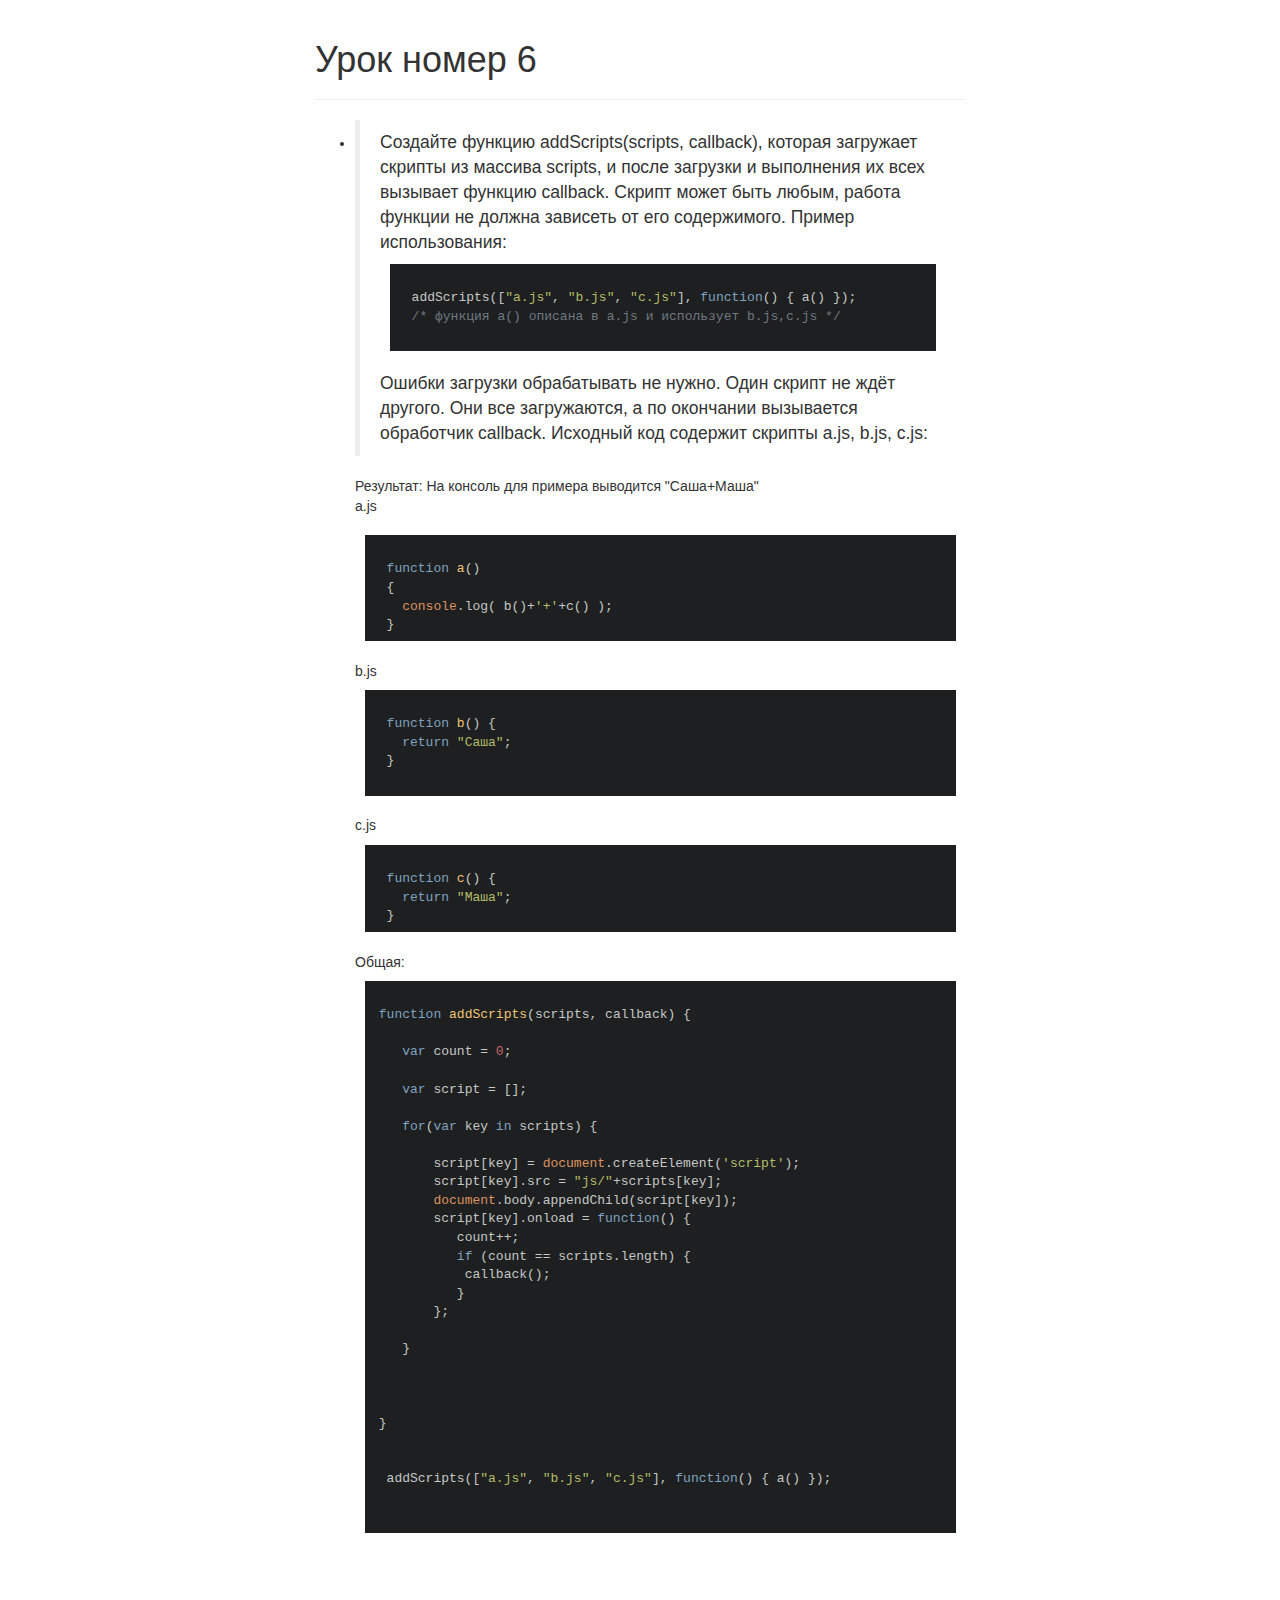
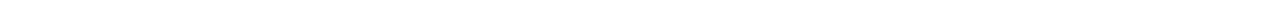
<file: JavaScript-Level-1/Lesson-6/index.html>
<!DOCTYPE html>
<html>
<head>
  <meta charset="utf-8">
  <title>Урок 6 - javascript-1 </title>
  <meta name="author" content="Журавлев Георгий">
  <link href="css/bootstrap.min.css" rel="stylesheet">
  <link href="css/style.css" rel="stylesheet">
	<link  href="libs/highlight/styles/hybrid.css" rel="stylesheet">
	<script src="libs/highlight/highlight.pack.js"></script>
	<script>hljs.initHighlightingOnLoad();</script>




</head>
<body>
 	<div class="container">
	 <div class="page-header">
        <h1>Урок номер 6</h1>
   </div>
     <ul>
      <li>

        <blockquote>
Создайте функцию addScripts(scripts, callback), которая загружает скрипты из массива scripts, и после загрузки и выполнения их всех вызывает функцию callback.

Скрипт может быть любым, работа функции не должна зависеть от его содержимого.

Пример использования:
<pre><code class="javascript">
  addScripts(["a.js", "b.js", "c.js"], function() { a() });
  /* функция a() описана в a.js и использует b.js,c.js */

</code></pre>

Ошибки загрузки обрабатывать не нужно.
Один скрипт не ждёт другого. Они все загружаются, а по окончании вызывается обработчик callback.
Исходный код содержит скрипты a.js, b.js, c.js:

        </blockquote>
        <p>Результат: На консоль для примера выводится "Саша+Маша"<br>

a.js
<pre><code class="javascript">
  function a() 
  {
    console.log( b()+'+'+c() );
  }
</code></pre>  
b.js 
<pre><code class="javascript">
  function b() {
    return "Саша";
  }
 </code></pre>  
c.js
<pre><code class="javascript">
  function c() {
    return "Маша";
  }
</code></pre>   

Общая:   
      <pre><code class="javascript">
 function addScripts(scripts, callback) {

    var count = 0;

    var script = [];

    for(var key in scripts) {

        script[key] = document.createElement(&#039;script&#039;);
        script[key].src = &quot;js/&quot;+scripts[key];
        document.body.appendChild(script[key]);
        script[key].onload = function() {
           count++;      
           if (count == scripts.length) {
            callback();
           }
        };

    }



 }


  addScripts([&quot;a.js&quot;, &quot;b.js&quot;, &quot;c.js&quot;], function() { a() });

      </code></pre>


        <strong>

        <script type="text/javascript">

         function addScripts(scripts, callback) {

            var count = 0;
 
            var script = [];

            for(var key in scripts) {

                script[key] = document.createElement('script');
                script[key].src = "js/"+scripts[key];
                document.body.appendChild(script[key]);
                script[key].onload = function() {
                   count++;      
                   if (count == scripts.length) {
                    callback();
                   }
                };

            }



         }


          addScripts(["a.js", "b.js", "c.js"], function() { a() });
          /* функция a() описана в a.js и использует b.js,c.js */

        </script>
   



        </strong>
        </p>

      </li>
    
     </ul>

    </div>

</body>
</html>
</file>
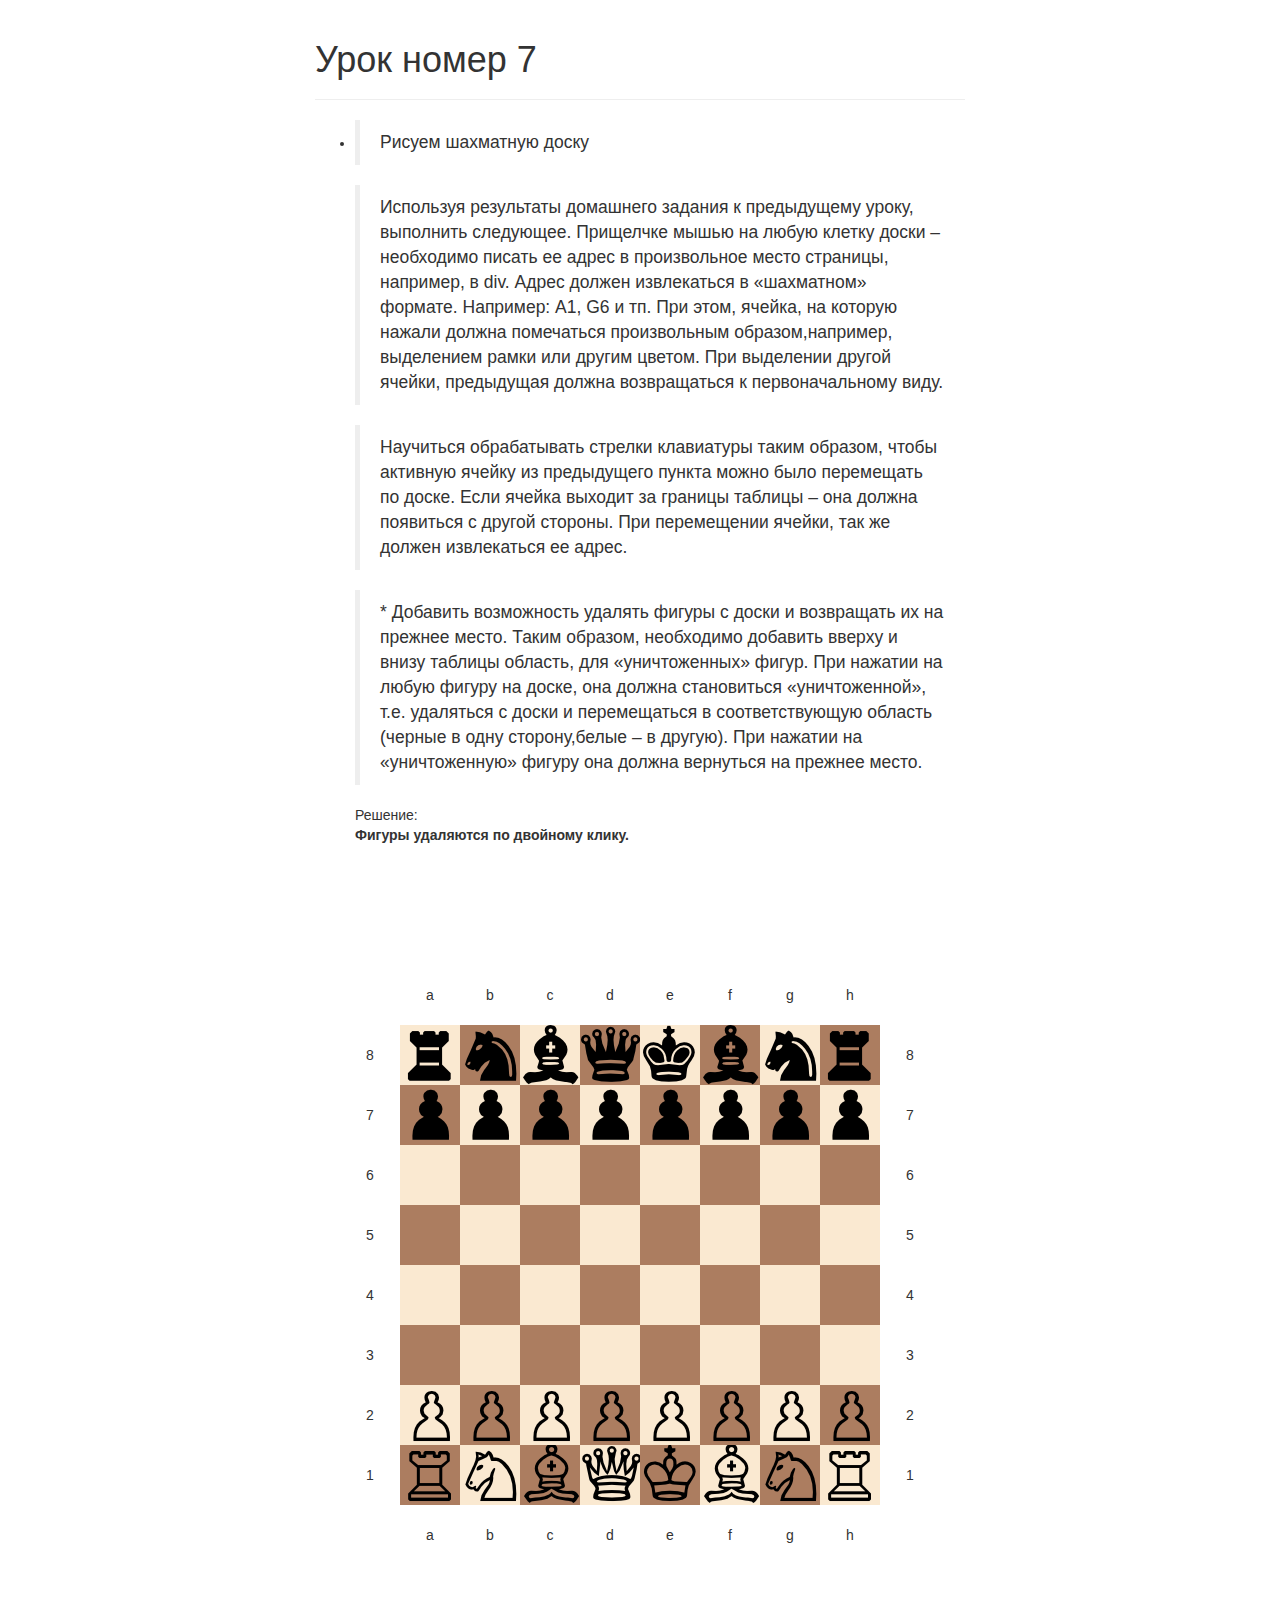
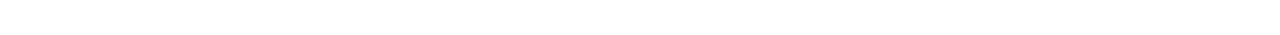
<file: JavaScript-Level-1/Lesson-7/index.html>
<!DOCTYPE html>
<html>
<head>
  <meta charset="utf-8">
  <title>Урок 7 - javascript-1 </title>
  <meta name="author" content="Журавлев Георгий">
  <link href="css/bootstrap.min.css" rel="stylesheet">
  <link href="css/style.css" rel="stylesheet">
	<link  href="libs/highlight/styles/hybrid.css" rel="stylesheet">
	<script src="libs/highlight/highlight.pack.js"></script>
	<script>hljs.initHighlightingOnLoad();</script>




</head>
<body>
 	<div class="container">
	 <div class="page-header">
        <h1>Урок номер 7</h1>
   </div>
     <ul>
      <li>

        <blockquote>
          Рисуем шахматную доску

        </blockquote>
<blockquote>
        Используя результаты домашнего задания к предыдущему уроку, выполнить следующее. Прищелчке мышью на любую клетку доски – необходимо писать ее адрес в произвольное место страницы, например, в div. Адрес должен извлекаться в «шахматном» формате. Например: A1, G6 и тп. При этом, ячейка, на которую нажали должна помечаться произвольным образом,например, выделением рамки или другим цветом. При выделении другой ячейки, предыдущая должна возвращаться к первоначальному виду.
</blockquote>
<blockquote>
Научиться обрабатывать стрелки клавиатуры таким образом, чтобы активную ячейку из предыдущего пункта можно было перемещать по доске. Если ячейка выходит за границы таблицы – она должна появиться с другой стороны. При перемещении ячейки, так же должен извлекаться ее адрес.
</blockquote>
<blockquote>
* Добавить возможность удалять фигуры с доски и возвращать их на прежнее место. Таким образом, необходимо добавить вверху и внизу таблицы область, для «уничтоженных» фигур. При нажатии на любую фигуру на доске, она должна становиться «уничтоженной», т.е. удаляться с доски и перемещаться в соответствующую область (черные в одну сторону,белые – в другую). При нажатии на «уничтоженную» фигуру она должна вернуться на прежнее место.
</blockquote>
Решение: <br>
<b>Фигуры удаляются по двойному клику.</b><br>

        <div id="del-black"></div>
        <div id="shah"></div>
        <div id="pozition"></div>
        <div id="del-white"></div>



       <script type="text/javascript">
         var figurs=['K','Q','R','N','B','p'];
         var x=['a','b','c','d','e','f','g','h'];
         var x_flip = array_flip ( x );
         var y=[8,7,6,5,4,3,2,1];
         var y_flip = array_flip ( y );
         var d = [];
         var el_click = "";

         d.a2=d.b2=d.c2=d.d2=d.e2=d.f2=d.g2=d.h2=6;
         d.a7=d.b7=d.c7=d.d7=d.e7=d.f7=d.g7=d.h7=-6;
         d.a1=d.h1=3;
         d.a8=d.h8=-3;
         d.b1=d.g1=4;
         d.b8=d.g8=-4;
         d.c1=d.f1=5;
         d.c8=d.f8=-5;
         d.d1=2;
         d.e1=1;
         d.d8=-2;
         d.e8=-1;
         

 



        function array_flip( trans )
        {
          var key, tmp_ar = {};

          for ( key in trans )
          {
              if ( trans.hasOwnProperty( key ) )
              {
                  tmp_ar[trans[key]] = key;
              }
          }

          return tmp_ar;
        }

         document.onkeydown = function(e) {
              switch (e.keyCode) {
                  case 37:
                      moveSelect(-1, 0);
                      break;
                  case 38:
                      moveSelect(0, -1);
                      break;
                  case 39:
                      moveSelect(1, 0);
                      break;
                  case 40:
                      moveSelect(0, 1);
                      break;
              }
          };


         function printPosition() {
           var newDiv= document.getElementById("pozition");
           newDiv.innerHTML="Позиция: " + el_click;
         }

         function moveSelect(mov_x, mov_y) {
            if(el_click != "") {
              mov_x = Number(x_flip[el_click[0]])+mov_x;
              mov_y = Number(y_flip[el_click[1]])+mov_y;
              mov_x = (mov_x < 0) ? 7 : mov_x;
              mov_y = (mov_y < 0) ? 7 : mov_y;
              mov_x = (mov_x > 7) ? 0 : mov_x;
              mov_y = (mov_y > 7) ? 0 : mov_y;
              var el = document.getElementById("shah-num-"+el_click);
              el.classList.remove( 'item-select' );
              el_click = x[mov_x]+y[mov_y];
              var newDiv= document.getElementById("shah-num-"+el_click);
              newDiv.classList.add( 'item-select' );
              printPosition();
             }
         }

         function getFigure(N)
         {
             if(N>0) {
                return figurs[N-1]+'w';
             } else {
               return figurs[-N-1]+'b';
             }
         }

         function addDivRow(N)
         {
            var newDiv=document.createElement('div');
            newDiv.id="shah-row-"+N;
            newDiv.setAttribute("class","row");
            document.getElementById('shah').appendChild(newDiv);
         }


         function moveToDelete(N) {
            var newDiv=document.createElement('div');
            newDiv.id="del-num-"+N;
            if(d[N] > 0) {
            newDiv.setAttribute("class","del-white");
            newDiv.classList.add( getFigure(d[N]) );
            document.getElementById('del-white').appendChild(newDiv);
            } else {
             newDiv.setAttribute("class","del-black");
             newDiv.classList.add( getFigure(d[N]) );
             document.getElementById('del-black').appendChild(newDiv);  
            }

            newDiv.ondblclick = function() {
              newDiv.remove(); 
              var DivH=document.getElementById("shah-num-"+N ); 
              DivH.classList.add( getFigure(d[N]) ); 
            }



         }

         function addDivCol(cl,N,row,col,text="")
          {
            var newDiv=document.createElement('div');
            newDiv.innerHTML=text;
            newDiv.id="shah-num-"+col+row;
            newDiv.setAttribute("class",cl);
            if(col != 0 && row !=0 && col != 9 && row !=9 ) {
              newDiv.onclick = function() {
                  if(el_click != "") {
                    var el = document.getElementById("shah-num-"+el_click);
                    el.classList.remove( 'item-select' );
                  }
                  newDiv.classList.add( 'item-select' );
                  el_click = col+row;
                  printPosition();
              }
              newDiv.ondblclick = function() {

                  if(el_click != "") {
                    var el = document.getElementById("shah-num-"+el_click);
                    el.classList.remove( 'item-select' );
                  }
                 
                  el_click = col+row;
                  if(d[el_click]!="") {
                    var newDiv=document.getElementById("shah-num-"+el_click );
                    if (newDiv.classList.contains(getFigure(d[el_click]))) {
                    newDiv.classList.remove( getFigure(d[el_click]) );
                    moveToDelete(el_click);
                   }
                  }


                 
              }
            }
            document.getElementById("shah-row-"+N).appendChild(newDiv);

          }


        function addToDiv(key,text) 
        { 
          var newDiv=document.getElementById("shah-num-"+key);
          newDiv.classList.add( text );
          //newDiv.innerHTML=text;
        }

        function createShah()
          {
              var cl,col,row, text="";
              for (var i = 0; i < 10; i++) {
                  
                  addDivRow(i);
                  for (var j = 0; j < 10; j++) {
                    text="";
                    if(  i==0 && j==0 || i==0 && j==9 || i==9 && j==9 || i==9 && j==0) {
                      row = i;
                      col = j;
                      cl="sh-white";
                    } else if( (i==0 || i==9) && j>0 && j<9) {
                      row = i;
                      col = j;
                      text = x[j-1];
                      cl="sh-white";
                    } else if( (j==0 || j==9) && i>0 && i<9) {
                      row = i;
                      col = j;
                      text = y[i-1];
                      cl="sh-white";
                    } else {
                      row = y[i-1];
                      col = x[j-1];
                      if( (i+j)%2 == 0) {
                        cl="sh-broun";
                      } else {
                        cl="sh-darkbroun";
                      }
                    }
                    addDivCol(cl,i,row,col,text);
                  }
              }
          }


          createShah();

          for(var key in d) {
               addToDiv(key,getFigure(d[key]) ) ;
          }

       </script>
      </li>
    
     </ul>

    </div>

</body>
</html>
</file>
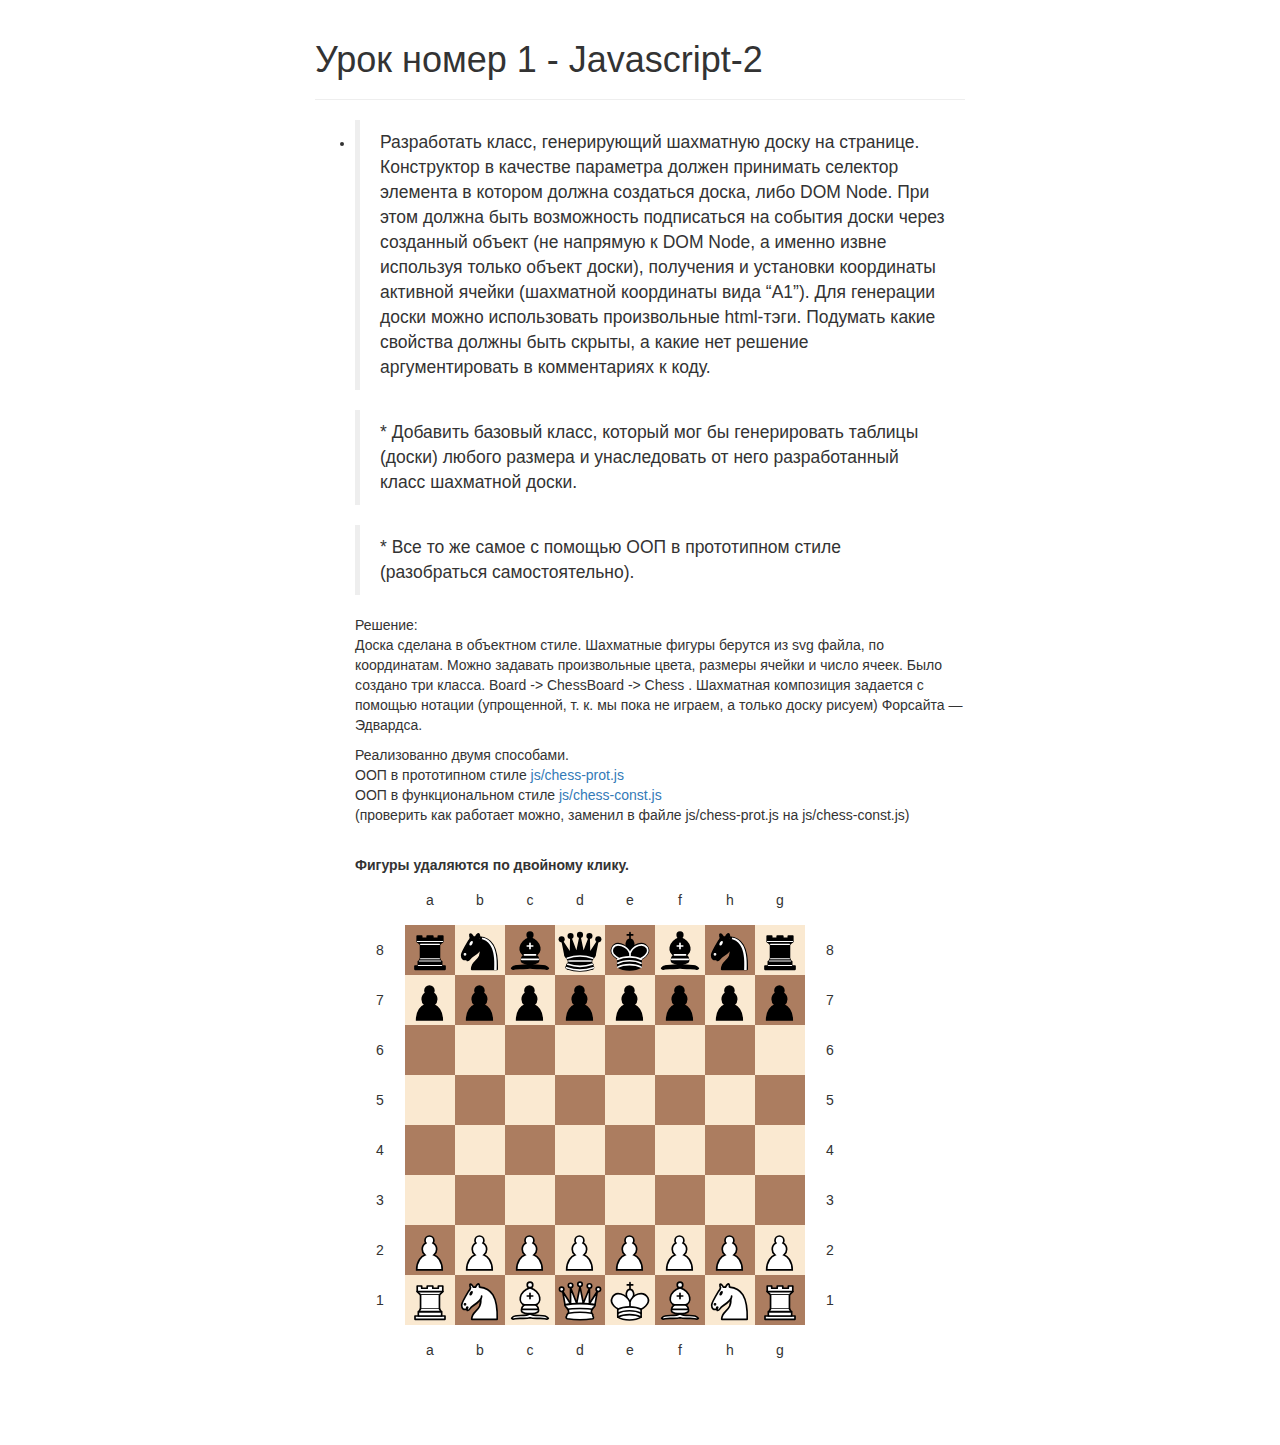
<file: JavaScript-Level-2/Lesson-1/index.html>
<!DOCTYPE html>
<html>
<head>
  <meta charset="utf-8">
  <title>Урок 1 - javascript-2 </title>
  <meta name="author" content="Журавлев Георгий">
  <link href="css/bootstrap.min.css" rel="stylesheet">
  <link href="css/style.css" rel="stylesheet">
	<link  href="libs/highlight/styles/hybrid.css" rel="stylesheet">
	<script src="libs/highlight/highlight.pack.js"></script>
	<script>hljs.initHighlightingOnLoad();</script>

<!--
ООП в прототипном стиле
 -->
  <script src="js/chess-prot.js" type="text/javascript"></script>
  <!-- 

  ООП в функциональном стиле
  Нужно раскоментировать 
  <script src="js/chess-const.js" type="text/javascript"></script> 
  --> 




</head>
<body>
 	<div class="container">
	 <div class="page-header">
        <h1>Урок номер 1 - Javascript-2</h1>
   </div>
     <ul>
      <li>
<blockquote>
  Разработать класс, генерирующий шахматную доску на странице. Конструктор в качестве параметра должен принимать селектор элемента в котором должна создаться доска, либо DOM Node. При этом должна быть возможность подписаться на события доски через созданный объект (не напрямую к DOM Node, а именно извне используя только объект доски), получения и установки координаты активной ячейки (шахматной координаты вида “A1”). Для генерации доски можно использовать произвольные html-тэги. Подумать какие свойства должны быть скрыты, а какие нет решение аргументировать в комментариях к коду.
</blockquote>
<blockquote>
* Добавить базовый класс, который мог бы генерировать таблицы (доски) любого размера и унаследовать от него разработанный класс шахматной доски.
</blockquote>
<blockquote>
* Все то же самое с помощью ООП в прототипном стиле (разобраться самостоятельно).

</blockquote>
  
Решение: 
<p>Доска сделана в объектном стиле. Шахматные фигуры берутся из svg файла, по координатам. Можно задавать произвольные цвета, размеры ячейки и число ячеек. Было создано три класса. Board -> ChessBoard -> Chess . Шахматная композиция задается с помощью нотации (упрощенной, т. к. мы пока не играем, а только доску рисуем) Форсайта — Эдвардса.</p>

<p>
  Реализованно двумя способами. <br>
  ООП в прототипном стиле      <a href="js/chess-prot.js">js/chess-prot.js</a> <br>
  ООП в функциональном стиле   <a href="js/chess-const.js">js/chess-const.js</a><br>
  (проверить как работает можно, заменил в файле js/chess-prot.js на js/chess-const.js)
</p>
<br>
<b>Фигуры удаляются по двойному клику.</b><br>

        <div class="del" id="shah-black"></div>
        <div id="shah"></div>
        <div class="pozition" id="shah-pozition"></div>
        <div class="del" id="shah-white"></div>

       <script type="text/javascript">

var conf = {
    sizeСell: 50,  // размер в пикселах ячейки доски
    colorB: '#ac7d60', // цвет черного поля
    colorW: '#fae9d1', // цвет светлого поля
    pieceDir: 'img/', // все фигуры в одном файле svg
};


var elem = document.getElementById('shah');
var ch = new Chess(elem, conf); // создаем шахматы
ch.run(); // создаем доску
// Загружаем начальную позицию в Форсайта — Эдвардса.
ch.load("rnbqkbnr/pppppppp/8/8/8/8/PPPPPPPP/RNBQKBNR w KQkq - 0 1");

</script>
      </li>
    
     </ul>

    </div>

</body>
</html>
</file>
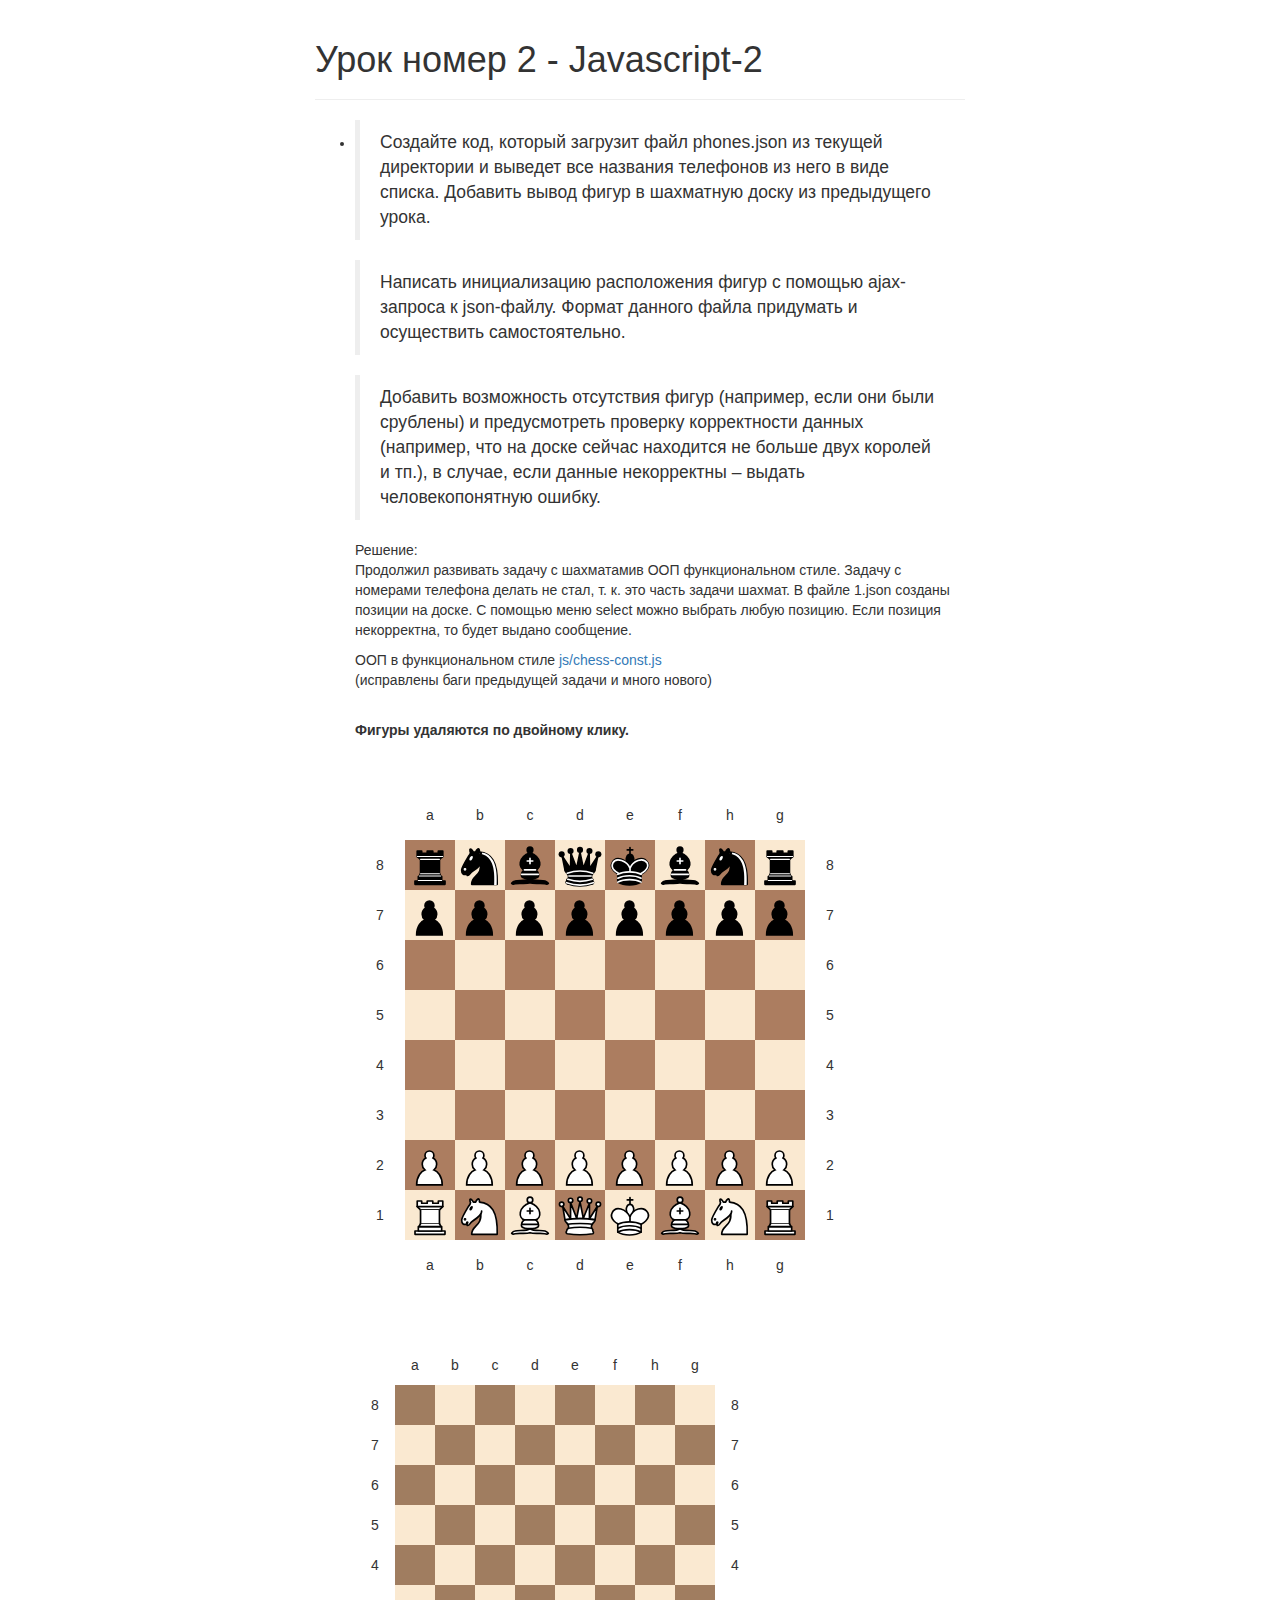
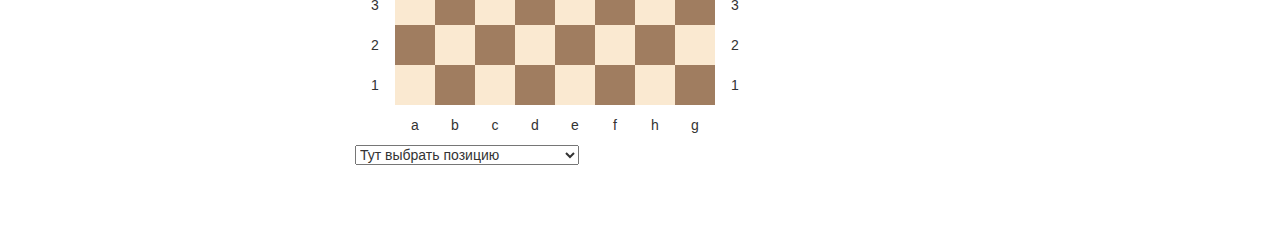
<file: JavaScript-Level-2/Lesson-2/index.html>
<!DOCTYPE html>
<html>
<head>
  <meta charset="utf-8">
  <title>Урок 2 - javascript-2 </title>
  <meta name="author" content="Журавлев Георгий">
  <link href="css/bootstrap.min.css" rel="stylesheet">
  <link href="css/style.css" rel="stylesheet">
	<link  href="libs/highlight/styles/hybrid.css" rel="stylesheet">
	<script src="libs/highlight/highlight.pack.js"></script>
	<script>hljs.initHighlightingOnLoad();</script>

<!--
ООП в прототипном стиле
 -->

 <!--  <script src="js/chess-prot.js" type="text/javascript"></script>
 

  ООП в функциональном стиле
  Нужно раскоментировать  --> 
  <script src="js/chess-const.js" type="text/javascript"></script> 
 




</head>
<body>
 	<div class="container">
	 <div class="page-header">
        <h1>Урок номер 2 - Javascript-2</h1>
   </div>
     <ul>
      <li>
<blockquote>
Создайте код, который загрузит файл phones.json из текущей директории и выведет все названия телефонов из него в виде списка.
Добавить вывод фигур в шахматную доску из предыдущего урока.
</blockquote>
<blockquote>Написать инициализацию расположения фигур с помощью ajax-запроса к json-файлу. Формат данного файла придумать и осуществить самостоятельно.
</blockquote>
<blockquote>Добавить возможность отсутствия фигур (например, если они были срублены) и предусмотреть проверку корректности данных (например, что на доске сейчас находится не больше двух королей и тп.), в случае, если данные некорректны – выдать человекопонятную ошибку.

</blockquote>

  
Решение: 
<p>
  Продолжил развивать задачу с шахматамив ООП функциональном стиле. Задачу с номерами телефона делать не стал, т. к. это часть задачи шахмат. В файле 1.json созданы позиции на доске. 
  С помощью меню select можно выбрать любую позицию. Если позиция некорректна, то будет выдано сообщение.
</p>

<p>
  ООП в функциональном стиле   <a href="js/chess-const.js">js/chess-const.js</a><br>
  (исправлены баги предыдущей задачи и много нового)
</p>
<br>
<b>Фигуры удаляются по двойному клику.</b><br>
      <div class="chess">
        <div class="del" id="shah-black"></div>
        <div id="shah"></div>
        <div class="pozition" id="shah-pozition"></div>
        <div class="del" id="shah-white"></div>
      </div>

      <div class="chess">
        <div class="del" id="shah2-black"></div>
        <div id="shah2"></div>
        <div class="pozition" id="shah2-pozition"></div>
        <div class="del" id="shah2-white"></div>
      </div>

       <script type="text/javascript">

var conf = {
    sizeСell: 50,  // размер в пикселах ячейки доски
    colorB: '#ac7d60', // цвет черного поля
    colorW: '#fae9d1', // цвет светлого поля
    pieceDir: 'img/', // все фигуры в одном файле svg
};


var elem = document.getElementById('shah');
var ch = new Chess(elem, conf); // создаем шахматы
ch.run(); // создаем доску
// Загружаем начальную позицию в Форсайта — Эдвардса.
ch.load("rnbqkbnr/pppppppp/8/8/8/8/PPPPPPPP/RNBQKBNR w KQkq - 0 1");

var conf2 = {
    sizeСell: 40,  // размер в пикселах ячейки доски
    colorB: '#a07d60', // цвет черного поля
    colorW: '#fae9d1', // цвет светлого поля
    pieceDir: 'img/', // все фигуры в одном файле svg
};


var ch2 = new Chess(document.getElementById('shah2'), conf2); // создаем шахматы
ch2.run(); // создаем доску
// Загружаем начальную позицию в Форсайта — Эдвардса.
//ch2.load("rnbqkbnr/pppppppp/8/8/8/8/PPPPPPPP/RNBQKBNR w KQkq - 0 1");
ch2.JsonFileSelect("1.json");



</script>
      </li>
    
     </ul>

    </div>

</body>
</html>
</file>
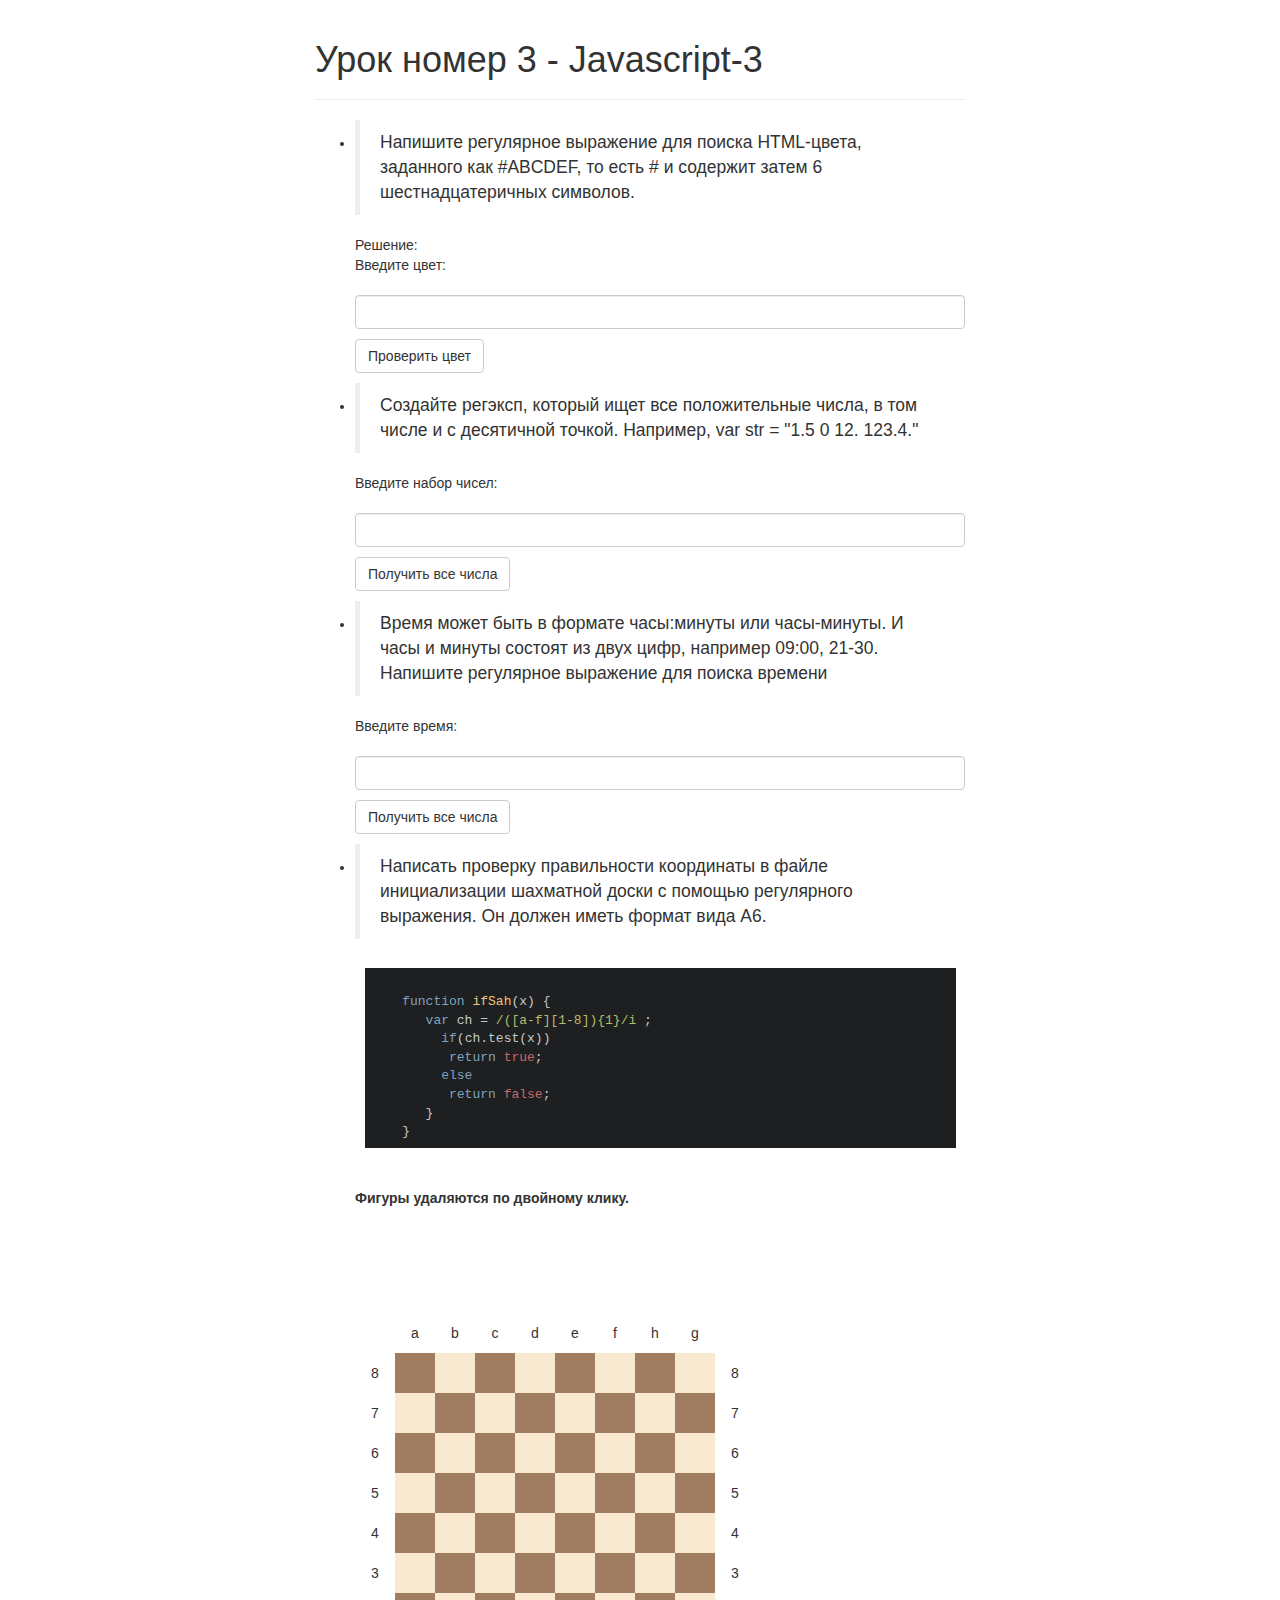
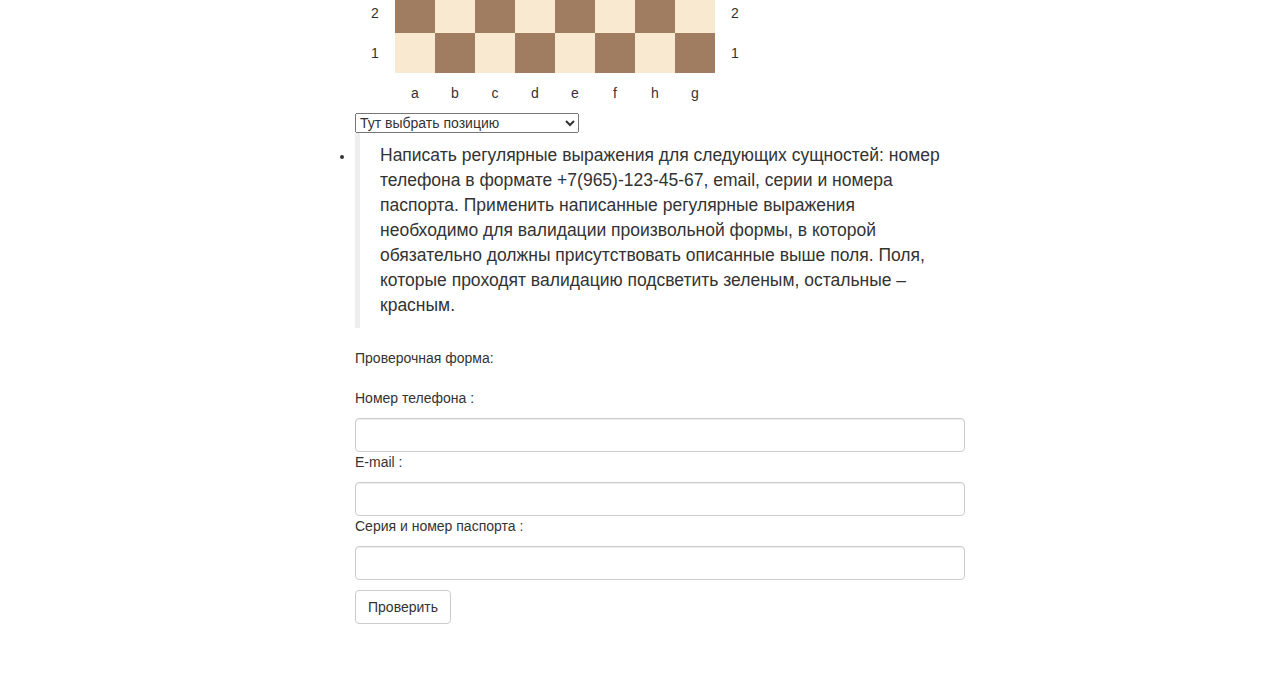
<file: JavaScript-Level-2/Lesson-3/index.html>
<!DOCTYPE html>
<html>
<head>
  <meta charset="utf-8">
  <title>Урок 3 - javascript-3 </title>
  <meta name="author" content="Журавлев Георгий">
  <link href="css/bootstrap.min.css" rel="stylesheet">
  <link href="css/style.css" rel="stylesheet">
	<link  href="libs/highlight/styles/hybrid.css" rel="stylesheet">
	<script src="libs/highlight/highlight.pack.js"></script>
	<script>hljs.initHighlightingOnLoad();</script>

  <script src="js/chess-const.js" type="text/javascript"></script> 
 




</head>
<body>
 	<div class="container">
	 <div class="page-header">
        <h1>Урок номер 3 - Javascript-3</h1>
   </div>
     <ul>
      <li>
<blockquote>
Напишите регулярное выражение для поиска HTML-цвета, заданного как #ABCDEF, то есть # и содержит затем 6 шестнадцатеричных символов.
</blockquote>

  
Решение: 
 <script type="text/javascript">

 function printResut(elem,text) {
   elem.innerHTML="Результат: "+text;
   elem.style.color="green";
 }


 function printError(elem,text) {
   elem.innerHTML="Ошибка: "+text;
   elem.style.color="red";
 }

 function checkcolor() {
   var x = document.getElementById("userEntryColor").value;
   var result = document.getElementById("resultColor");
   var ch = /#[0-9A-F]{6}/i ;
   if(ch.test(x))
    printResut(result,x);
   else
    printError(result,x);  
 }

 </script>
      <form name="myform" id="myform">
      Введите цвет: <br><br>
      <input type="text" id="userEntryColor" size="15" class="form-control" value=""> 
      <button type="button" name="checkColor" class="btn btn-default" onclick="checkcolor()">Проверить цвет</button>
      </form>
      <div id="resultColor" class="result"></div>
      </li>
<li>
<blockquote>
Создайте регэксп, который ищет все положительные числа, в том числе и с десятичной точкой. Например, var str = "1.5 0 12. 123.4."
</blockquote>

 <script type="text/javascript">

 function checkStrNum2() {

   var x = document.getElementById("userEntryStrNum").value;
   var result = document.getElementById("resultStrNum");
   var ch = /\d+(\.\d+)?/gi ;
   var r = x.match(ch);
   if(r)
    printResut(result,r);
   else
    printError(result,"Не найденно чисел");  
 }

 </script>

      <form name="myform2" id="myform2">
      Введите набор чисел: <br><br>
      <input type="text" id="userEntryStrNum" size="15" class="form-control" value=""> 
      <button type="button" name="checkStrNum" class="btn btn-default" onclick="checkStrNum2()">Получить все числа</button>
      </form>
      <div id="resultStrNum" class="result"></div>
</li>
<li>
<blockquote>
Время может быть в формате часы:минуты или часы-минуты. И часы и минуты состоят из двух цифр, например 09:00, 21-30. Напишите регулярное выражение для поиска времени
</blockquote>
 <script type="text/javascript">

 function checkTime2() {

   var x = document.getElementById("userEntryTime").value;
   var result = document.getElementById("resultTime");
   var ch = /(([0-1][0-9])|(2[0-4]))([:-][0-6][0-9])/gi ;
   var r = x.match(ch);
   if(r)
    printResut(result,r);
   else
    printError(result,"Не найденно время");  
 }

 </script>

      <form name="myform3" id="myform3">
      Введите время: <br><br>
      <input type="text" id="userEntryTime" size="15" class="form-control" value=""> 
      <button type="button" name="checkTime" class="btn btn-default" onclick="checkTime2()">Получить все числа</button>
      </form>
      <div id="resultTime" class="result"></div>

</li>
<li>
<blockquote>
Написать проверку правильности координаты в файле инициализации шахматной доски c помощью регулярного выражения. Он должен иметь формат вида A6.
</blockquote>
<pre><code class="javascript">
    function ifSah(x) {
       var ch = /([a-f][1-8]){1}/i ;
         if(ch.test(x))
          return true;
         else
          return false; 
       }
    }
</code></pre>
<br>
<b>Фигуры удаляются по двойному клику.</b><br>
      <div class="chess">
        <div class="del" id="shah-black"></div>
        <div id="shah"></div>
        <div class="pozition" id="shah-pozition"></div>
        <div class="del" id="shah-white"></div>
      </div>

      <div class="chess">
        <div class="del" id="shah2-black"></div>
        <div id="shah2"></div>
        <div class="pozition" id="shah2-pozition"></div>
        <div class="del" id="shah2-white"></div>
      </div>

       <script type="text/javascript">


var conf = {
    sizeСell: 40,  // размер в пикселах ячейки доски
    colorB: '#a07d60', // цвет черного поля
    colorW: '#fae9d1', // цвет светлого поля
    pieceDir: 'img/', // все фигуры в одном файле svg
};


var ch2 = new Chess(document.getElementById('shah2'), conf); // создаем шахматы
ch2.run(); // создаем доску
// Загружаем начальную позицию в Форсайта — Эдвардса.
//ch2.load("rnbqkbnr/pppppppp/8/8/8/8/PPPPPPPP/RNBQKBNR w KQkq - 0 1");
ch2.JsonFileSelect("1.json");



</script>
      </li>
      <li>
<blockquote>
Написать регулярные выражения для следующих сущностей: номер телефона в формате +7(965)-123-45-67, email, серии и номера паспорта. Применить написанные регулярные выражения необходимо для валидации произвольной формы, в которой обязательно должны присутствовать описанные выше поля. Поля, которые проходят валидацию подсветить зеленым, остальные – красным.
</blockquote>
<script type="text/javascript">

 function checkTelNumber(x) {
  var  ch = /^\+\d+\(\d+\)\-\d+\-\d+\-\d+$/;
  // var ch =/^\d+/;
   return ch.test(x);
 }

 function checkEmail(x) {
   var  ch = /^\w+([\.-]?\w+)*@\w+([\.-]?\w+)*(\.\w{2,3})+$/;
   return ch.test(x);
 }

 function checkPasport(x) {
   var ch = /^\d{4}\s\d{6}$/;
 }


 function changeColor(elem,callback) {
    if(callback(elem.value)) {
      elem.style.backgroundColor = "green";
    } else {
     elem.style.backgroundColor = "red";
    }
 }
 function checkAll2() {
     
    var  tel = document.getElementById('userTelNumber');
    var  email = document.getElementById('userEmail');
    var  pasport = document.getElementById('checkPasport');
    
    changeColor(tel,checkTelNumber);
    changeColor(email,checkEmail);
    changeColor(pasport,checkPasport);
 }

</script>
 <form name="myform4" id="myform4">
      Проверочная форма: <br>
      <br>
      Номер телефона :
      <br>
      <input type="text" id="userTelNumber" size="15" class="form-control" value=""> 
      E-mail :<br>
      <input type="text" id="userEmail" size="15" class="form-control" value=""> 
      Серия и номер паспорта :<br>
      <input type="text" id="checkPasport" size="15" class="form-control" value="">
      <button type="button" name="checkAll" class="btn btn-default" onclick="checkAll2()">Проверить</button>
      </form>
      <div id="resultTime" class="result"></div>


      </li>
    
     </ul>

    </div>

</body>
</html>
</file>
<file: JavaScript-Level-1/Lesson-1/css/style.css>
html {
  position: relative;
  min-height: 100%;
}
body {
  margin-bottom: 60px;
}

.container {
  width: auto;
  max-width: 680px;
  padding: 0 15px;
}

.container .text-muted {
  margin: 20px 0;
}
</file>
<file: JavaScript-Level-1/Lesson-2/css/style.css>
html {
  position: relative;
  min-height: 100%;
}
body {
  margin-bottom: 60px;
}

.container {
  width: auto;
  max-width: 680px;
  padding: 0 15px;
}

.container .text-muted {
  margin: 20px 0;
}

pre {
	background: none;
	border: none;
	margin-left: 0;
}

#out {
  display: inline-block;
  width: 100%;
  background: url("../img/tetr.jpg") repeat;
}

#out {
  text-align: center;
}

.tablica {
  float: left;
  padding: 20px;
}

.tablica td{
  text-align: right;
  width: 25px;
}

.tablica td:nth-child(2n) {
  width: 15px;
}
</file>
<file: JavaScript-Level-1/Lesson-2/libs/highlight/styles/hybrid.css>
/*

vim-hybrid theme by w0ng (https://github.com/w0ng/vim-hybrid)

*/

/*background color*/
.hljs {
  display: block;
  overflow-x: auto;
  padding: 0.5em;
  background: #1d1f21;
}

/*selection color*/
.hljs::selection,
.hljs span::selection {
  background: #373b41;
}

.hljs::-moz-selection,
.hljs span::-moz-selection {
  background: #373b41;
}

/*foreground color*/
.hljs {
  color: #c5c8c6;
}

/*color: fg_yellow*/
.hljs-title,
.hljs-name {
  color: #f0c674;
}

/*color: fg_comment*/
.hljs-comment,
.hljs-meta,
.hljs-meta .hljs-keyword {
  color: #707880;
}

/*color: fg_red*/
.hljs-number,
.hljs-symbol,
.hljs-literal,
.hljs-deletion,
.hljs-link {
 color: #cc6666
}

/*color: fg_green*/
.hljs-string,
.hljs-doctag,
.hljs-addition,
.hljs-regexp,
.hljs-selector-attr,
.hljs-selector-pseudo {
  color: #b5bd68;
}

/*color: fg_purple*/
.hljs-attribute,
.hljs-code,
.hljs-selector-id {
 color: #b294bb;
}

/*color: fg_blue*/
.hljs-keyword,
.hljs-selector-tag,
.hljs-bullet,
.hljs-tag {
 color: #81a2be;
}

/*color: fg_aqua*/
.hljs-subst,
.hljs-variable,
.hljs-template-tag,
.hljs-template-variable {
  color: #8abeb7;
}

/*color: fg_orange*/
.hljs-type,
.hljs-built_in,
.hljs-builtin-name,
.hljs-quote,
.hljs-section,
.hljs-selector-class {
  color: #de935f;
}

.hljs-emphasis {
  font-style: italic;
}

.hljs-strong {
  font-weight: bold;
}
</file>
<file: JavaScript-Level-1/Lesson-4/css/style.css>
html {
  position: relative;
  min-height: 100%;
}
body {
  margin-bottom: 60px;
}

.container {
  width: auto;
  max-width: 680px;
  padding: 0 15px;
}

.container .text-muted {
  margin: 20px 0;
}

pre {
	background: none;
	border: none;
	margin-left: 0;
}

#out {
  display: inline-block;
  width: 100%;
  background: url("../img/tetr.jpg") repeat;
}

#out {
  text-align: center;
}

.tablica {
  float: left;
  padding: 20px;
}

.tablica td{
  text-align: right;
  width: 25px;
}

.tablica td:nth-child(2n) {
  width: 15px;
}

.pole {
  position: relative;
  top:  100px;
  width: 100%;
  margin-bottom: 250px;
}

.num {
  position: absolute;
  display: inline-block;
  width: 50px;
  
  font-size: 18px;
  text-align: center;
  padding: 12px 0;
  border-radius: 50%;
  background-color: yellow;
    background: linear-gradient(top,  rgba(187,187,187,1) 0%,rgba(119,119,119,1) 99%);
    box-shadow: inset 0 -5px 10px rgba(255,255,255,0.4),
                inset -2px -1px 15px rgba(0,0,0,0.4),
                0 0 1px #000;}

.num2 {
  left: 70px;
  background: red;
}

button {
  position: relative;
  height: 30px;
}

#myform button {
  margin-top: 10px;
   height: 50px;
   width: 50px;
}

#myform .form-control {
   font-size: 25px;
   height: 50px;
   width: 320px;
}
</file>
<file: JavaScript-Level-1/Lesson-4/libs/highlight/styles/hybrid.css>
/*

vim-hybrid theme by w0ng (https://github.com/w0ng/vim-hybrid)

*/

/*background color*/
.hljs {
  display: block;
  overflow-x: auto;
  padding: 0.5em;
  background: #1d1f21;
}

/*selection color*/
.hljs::selection,
.hljs span::selection {
  background: #373b41;
}

.hljs::-moz-selection,
.hljs span::-moz-selection {
  background: #373b41;
}

/*foreground color*/
.hljs {
  color: #c5c8c6;
}

/*color: fg_yellow*/
.hljs-title,
.hljs-name {
  color: #f0c674;
}

/*color: fg_comment*/
.hljs-comment,
.hljs-meta,
.hljs-meta .hljs-keyword {
  color: #707880;
}

/*color: fg_red*/
.hljs-number,
.hljs-symbol,
.hljs-literal,
.hljs-deletion,
.hljs-link {
 color: #cc6666
}

/*color: fg_green*/
.hljs-string,
.hljs-doctag,
.hljs-addition,
.hljs-regexp,
.hljs-selector-attr,
.hljs-selector-pseudo {
  color: #b5bd68;
}

/*color: fg_purple*/
.hljs-attribute,
.hljs-code,
.hljs-selector-id {
 color: #b294bb;
}

/*color: fg_blue*/
.hljs-keyword,
.hljs-selector-tag,
.hljs-bullet,
.hljs-tag {
 color: #81a2be;
}

/*color: fg_aqua*/
.hljs-subst,
.hljs-variable,
.hljs-template-tag,
.hljs-template-variable {
  color: #8abeb7;
}

/*color: fg_orange*/
.hljs-type,
.hljs-built_in,
.hljs-builtin-name,
.hljs-quote,
.hljs-section,
.hljs-selector-class {
  color: #de935f;
}

.hljs-emphasis {
  font-style: italic;
}

.hljs-strong {
  font-weight: bold;
}
</file>
<file: JavaScript-Level-1/Lesson-5/css/style.css>
html {
  position: relative;
  min-height: 100%;
}
body {
  margin-bottom: 60px;
}

.container {
  width: auto;
  max-width: 680px;
  padding: 0 15px;
}

.container .text-muted {
  margin: 20px 0;
}

pre {
	background: none;
	border: none;
	margin-left: 0;
}


#hexDIV {
  font-size: 20px;
  font-weight: bold;
}




#RGBRorm button {
   margin-top: 10px;
   height: 50px;
   width: 100%;
}
</file>
<file: JavaScript-Level-1/Lesson-5/libs/highlight/styles/hybrid.css>
/*

vim-hybrid theme by w0ng (https://github.com/w0ng/vim-hybrid)

*/

/*background color*/
.hljs {
  display: block;
  overflow-x: auto;
  padding: 0.5em;
  background: #1d1f21;
}

/*selection color*/
.hljs::selection,
.hljs span::selection {
  background: #373b41;
}

.hljs::-moz-selection,
.hljs span::-moz-selection {
  background: #373b41;
}

/*foreground color*/
.hljs {
  color: #c5c8c6;
}

/*color: fg_yellow*/
.hljs-title,
.hljs-name {
  color: #f0c674;
}

/*color: fg_comment*/
.hljs-comment,
.hljs-meta,
.hljs-meta .hljs-keyword {
  color: #707880;
}

/*color: fg_red*/
.hljs-number,
.hljs-symbol,
.hljs-literal,
.hljs-deletion,
.hljs-link {
 color: #cc6666
}

/*color: fg_green*/
.hljs-string,
.hljs-doctag,
.hljs-addition,
.hljs-regexp,
.hljs-selector-attr,
.hljs-selector-pseudo {
  color: #b5bd68;
}

/*color: fg_purple*/
.hljs-attribute,
.hljs-code,
.hljs-selector-id {
 color: #b294bb;
}

/*color: fg_blue*/
.hljs-keyword,
.hljs-selector-tag,
.hljs-bullet,
.hljs-tag {
 color: #81a2be;
}

/*color: fg_aqua*/
.hljs-subst,
.hljs-variable,
.hljs-template-tag,
.hljs-template-variable {
  color: #8abeb7;
}

/*color: fg_orange*/
.hljs-type,
.hljs-built_in,
.hljs-builtin-name,
.hljs-quote,
.hljs-section,
.hljs-selector-class {
  color: #de935f;
}

.hljs-emphasis {
  font-style: italic;
}

.hljs-strong {
  font-weight: bold;
}
</file>
<file: JavaScript-Level-1/Lesson-6/css/style.css>
html {
  position: relative;
  min-height: 100%;
}
body {
  margin-bottom: 60px;
}



canvas{
  position: absolute;
  height:800px;
}

.container {
  width: auto;
  max-width: 680px;
  padding: 0 15px;
}

.container .text-muted {
  margin: 20px 0;
}

pre {
	background: none;
	border: none;
	margin-left: 0;
}


#hexDIV {
  font-size: 20px;
  font-weight: bold;
}




#RGBRorm button {
   margin-top: 10px;
   height: 50px;
   width: 100%;
}
</file>
<file: JavaScript-Level-1/Lesson-6/libs/highlight/styles/hybrid.css>
/*

vim-hybrid theme by w0ng (https://github.com/w0ng/vim-hybrid)

*/

/*background color*/
.hljs {
  display: block;
  overflow-x: auto;
  padding: 0.5em;
  background: #1d1f21;
}

/*selection color*/
.hljs::selection,
.hljs span::selection {
  background: #373b41;
}

.hljs::-moz-selection,
.hljs span::-moz-selection {
  background: #373b41;
}

/*foreground color*/
.hljs {
  color: #c5c8c6;
}

/*color: fg_yellow*/
.hljs-title,
.hljs-name {
  color: #f0c674;
}

/*color: fg_comment*/
.hljs-comment,
.hljs-meta,
.hljs-meta .hljs-keyword {
  color: #707880;
}

/*color: fg_red*/
.hljs-number,
.hljs-symbol,
.hljs-literal,
.hljs-deletion,
.hljs-link {
 color: #cc6666
}

/*color: fg_green*/
.hljs-string,
.hljs-doctag,
.hljs-addition,
.hljs-regexp,
.hljs-selector-attr,
.hljs-selector-pseudo {
  color: #b5bd68;
}

/*color: fg_purple*/
.hljs-attribute,
.hljs-code,
.hljs-selector-id {
 color: #b294bb;
}

/*color: fg_blue*/
.hljs-keyword,
.hljs-selector-tag,
.hljs-bullet,
.hljs-tag {
 color: #81a2be;
}

/*color: fg_aqua*/
.hljs-subst,
.hljs-variable,
.hljs-template-tag,
.hljs-template-variable {
  color: #8abeb7;
}

/*color: fg_orange*/
.hljs-type,
.hljs-built_in,
.hljs-builtin-name,
.hljs-quote,
.hljs-section,
.hljs-selector-class {
  color: #de935f;
}

.hljs-emphasis {
  font-style: italic;
}

.hljs-strong {
  font-weight: bold;
}
</file>
<file: JavaScript-Level-1/Lesson-7/css/style.css>
html {
  position: relative;
  min-height: 100%;
}
body {
  margin-bottom: 60px;
}



canvas{
  position: absolute;
  height:800px;
}

.container {
  width: auto;
  max-width: 680px;
  padding: 0 15px;
}

.container .text-muted {
  margin: 20px 0;
}

pre {
	background: none;
	border: none;
	margin-left: 0;
}


#del-white, #del-black {
  width: 500px;
}
.del-white, .del-black {
  width: 60px;
  height: 60px;
  float:left;
  text-align: center;
  line-height: 60px;
  vertical-align: middle;
}

#shah {
  margin-top: 120px;
}

div[class*='sh-'] {
  width: 60px;
  height: 60px;
  float:left;
  text-align: center;
  line-height: 60px;
  vertical-align: middle;
}

.sh-darkbroun {
background: #ac7d60;
}

.sh-broun {
background: #fae9d1;
}

.pw {
background-image: url("../img/chess.png");
background-repeat: no-repeat;
background-position: -550px -95px;
}

.pb {
background-image: url("../img/chess.png");
background-repeat: no-repeat;
background-position: -550px -2px;
}

.Rw {
background-image: url("../img/chess.png");
background-repeat: no-repeat;
background-position: -219px -95px;
}

.Rb {
background-image: url("../img/chess.png");
background-repeat: no-repeat;
background-position: -219px -1px;
}

.Nw {
background-image: url("../img/chess.png");
background-repeat: no-repeat;
background-position: -439px -95px;
}

.Nb {
background-image: url("../img/chess.png");
background-repeat: no-repeat;
background-position: -439px -1px;
}

.Bw {
background-image: url("../img/chess.png");
background-repeat: no-repeat;
background-position: -328px -95px;
}

.Bb {
background-image: url("../img/chess.png");
background-repeat: no-repeat;
background-position: -328px 0px;
}

.Kw {
background-image: url("../img/chess.png");
background-repeat: no-repeat;
background-position: 3px -95px;
}

.Kb {
background-image: url("../img/chess.png");
background-repeat: no-repeat;
background-position: 3px 0px;;
}

.Qw {
background-image: url("../img/chess.png");
background-repeat: no-repeat;
background-position: -106px -95px;
}

.Qb {
background-image: url("../img/chess.png");
background-repeat: no-repeat;
background-position: -106px 0px;;
}

.item-select {
  outline: 3px solid rgba(0,0,0,0.8);
    outline-offset: -3px; 
}
</file>
<file: JavaScript-Level-1/Lesson-7/libs/highlight/styles/hybrid.css>
/*

vim-hybrid theme by w0ng (https://github.com/w0ng/vim-hybrid)

*/

/*background color*/
.hljs {
  display: block;
  overflow-x: auto;
  padding: 0.5em;
  background: #1d1f21;
}

/*selection color*/
.hljs::selection,
.hljs span::selection {
  background: #373b41;
}

.hljs::-moz-selection,
.hljs span::-moz-selection {
  background: #373b41;
}

/*foreground color*/
.hljs {
  color: #c5c8c6;
}

/*color: fg_yellow*/
.hljs-title,
.hljs-name {
  color: #f0c674;
}

/*color: fg_comment*/
.hljs-comment,
.hljs-meta,
.hljs-meta .hljs-keyword {
  color: #707880;
}

/*color: fg_red*/
.hljs-number,
.hljs-symbol,
.hljs-literal,
.hljs-deletion,
.hljs-link {
 color: #cc6666
}

/*color: fg_green*/
.hljs-string,
.hljs-doctag,
.hljs-addition,
.hljs-regexp,
.hljs-selector-attr,
.hljs-selector-pseudo {
  color: #b5bd68;
}

/*color: fg_purple*/
.hljs-attribute,
.hljs-code,
.hljs-selector-id {
 color: #b294bb;
}

/*color: fg_blue*/
.hljs-keyword,
.hljs-selector-tag,
.hljs-bullet,
.hljs-tag {
 color: #81a2be;
}

/*color: fg_aqua*/
.hljs-subst,
.hljs-variable,
.hljs-template-tag,
.hljs-template-variable {
  color: #8abeb7;
}

/*color: fg_orange*/
.hljs-type,
.hljs-built_in,
.hljs-builtin-name,
.hljs-quote,
.hljs-section,
.hljs-selector-class {
  color: #de935f;
}

.hljs-emphasis {
  font-style: italic;
}

.hljs-strong {
  font-weight: bold;
}
</file>
<file: JavaScript-Level-2/Lesson-1/css/style.css>
html {
  position: relative;
  min-height: 100%;
}
body {
  margin-bottom: 60px;
}



canvas{
  position: absolute;
  height:800px;
}

.container {
  width: auto;
  max-width: 680px;
  padding: 0 15px;
}

.container .text-muted {
  margin: 20px 0;
}

pre {
	background: none;
	border: none;
	margin-left: 0;
}


.del {
  width: 500px;
}
.shah-white, .shah-black {
  width: 60px;
  height: 60px;
  float:left;
  text-align: center;
  line-height: 60px;
  vertical-align: middle;
}

#shah, #shah2{
  clear: both;
}

.pozition,.del{
  width: 100%;
  clear: left;
}
.cell-sh{
  float:left;
  text-align: center;
  vertical-align: middle; 
}

div[class*='sh-'] {
  width: 60px;
  height: 60px;
  float:left;
  text-align: center;
  line-height: 60px;
  vertical-align: middle;
}

.sh-darkbroun {
background: #ac7d60;
}

.sh-broun {
background: #fae9d1;
}

.pw {
background-image: url("../img/chess.png");
background-repeat: no-repeat;
background-position: -550px -95px;
}

.pb {
background-image: url("../img/chess.png");
background-repeat: no-repeat;
background-position: -550px -2px;
}

.Rw {
background-image: url("../img/chess.png");
background-repeat: no-repeat;
background-position: -219px -95px;
}

.Rb {
background-image: url("../img/chess.png");
background-repeat: no-repeat;
background-position: -219px -1px;
}

.Nw {
background-image: url("../img/chess.png");
background-repeat: no-repeat;
background-position: -439px -95px;
}

.Nb {
background-image: url("../img/chess.png");
background-repeat: no-repeat;
background-position: -439px -1px;
}

.Bw {
background-image: url("../img/chess.png");
background-repeat: no-repeat;
background-position: -328px -95px;
}

.Bb {
background-image: url("../img/chess.png");
background-repeat: no-repeat;
background-position: -328px 0px;
}

.Kw {
background-image: url("../img/chess.png");
background-repeat: no-repeat;
background-position: 3px -95px;
}

.Kb {
background-image: url("../img/chess.png");
background-repeat: no-repeat;
background-position: 3px 0px;;
}

.Qw {
background-image: url("../img/chess.png");
background-repeat: no-repeat;
background-position: -106px -95px;
}

.Qb {
background-image: url("../img/chess.png");
background-repeat: no-repeat;
background-position: -106px 0px;;
}

.item-select {
  outline: 3px solid rgba(0,0,0,0.8);
    outline-offset: -3px; 
}
</file>
<file: JavaScript-Level-2/Lesson-1/libs/highlight/styles/hybrid.css>
/*

vim-hybrid theme by w0ng (https://github.com/w0ng/vim-hybrid)

*/

/*background color*/
.hljs {
  display: block;
  overflow-x: auto;
  padding: 0.5em;
  background: #1d1f21;
}

/*selection color*/
.hljs::selection,
.hljs span::selection {
  background: #373b41;
}

.hljs::-moz-selection,
.hljs span::-moz-selection {
  background: #373b41;
}

/*foreground color*/
.hljs {
  color: #c5c8c6;
}

/*color: fg_yellow*/
.hljs-title,
.hljs-name {
  color: #f0c674;
}

/*color: fg_comment*/
.hljs-comment,
.hljs-meta,
.hljs-meta .hljs-keyword {
  color: #707880;
}

/*color: fg_red*/
.hljs-number,
.hljs-symbol,
.hljs-literal,
.hljs-deletion,
.hljs-link {
 color: #cc6666
}

/*color: fg_green*/
.hljs-string,
.hljs-doctag,
.hljs-addition,
.hljs-regexp,
.hljs-selector-attr,
.hljs-selector-pseudo {
  color: #b5bd68;
}

/*color: fg_purple*/
.hljs-attribute,
.hljs-code,
.hljs-selector-id {
 color: #b294bb;
}

/*color: fg_blue*/
.hljs-keyword,
.hljs-selector-tag,
.hljs-bullet,
.hljs-tag {
 color: #81a2be;
}

/*color: fg_aqua*/
.hljs-subst,
.hljs-variable,
.hljs-template-tag,
.hljs-template-variable {
  color: #8abeb7;
}

/*color: fg_orange*/
.hljs-type,
.hljs-built_in,
.hljs-builtin-name,
.hljs-quote,
.hljs-section,
.hljs-selector-class {
  color: #de935f;
}

.hljs-emphasis {
  font-style: italic;
}

.hljs-strong {
  font-weight: bold;
}
</file>
<file: JavaScript-Level-2/Lesson-2/css/style.css>
html {
  position: relative;
  min-height: 100%;
}
body {
  margin-bottom: 60px;
}



canvas{
  position: absolute;
  height:800px;
}

.container {
  width: auto;
  max-width: 680px;
  padding: 0 15px;
}

.container .text-muted {
  margin: 20px 0;
}

pre {
	background: none;
	border: none;
	margin-left: 0;
}


.del {
  width: 500px;
}
.shah-white, .shah-black {

  float:left;
  text-align: center;
  vertical-align: middle;
}

#shah, #shah2{
  
}

.pozition,.del{
  float: left;
  width: 100%;
}

.cell-sh{
  float:left;
  text-align: center;
  vertical-align: middle; 
}

.chess {
  display: inline-block;
  margin-top: 50px;
  width: 100%;
}

.sh-darkbroun {
background: #ac7d60;
}

.sh-broun {
background: #fae9d1;
}


.item-select {
  outline: 3px solid rgba(0,0,0,0.8);
    outline-offset: -3px; 
}
</file>
<file: JavaScript-Level-2/Lesson-2/libs/highlight/styles/hybrid.css>
/*

vim-hybrid theme by w0ng (https://github.com/w0ng/vim-hybrid)

*/

/*background color*/
.hljs {
  display: block;
  overflow-x: auto;
  padding: 0.5em;
  background: #1d1f21;
}

/*selection color*/
.hljs::selection,
.hljs span::selection {
  background: #373b41;
}

.hljs::-moz-selection,
.hljs span::-moz-selection {
  background: #373b41;
}

/*foreground color*/
.hljs {
  color: #c5c8c6;
}

/*color: fg_yellow*/
.hljs-title,
.hljs-name {
  color: #f0c674;
}

/*color: fg_comment*/
.hljs-comment,
.hljs-meta,
.hljs-meta .hljs-keyword {
  color: #707880;
}

/*color: fg_red*/
.hljs-number,
.hljs-symbol,
.hljs-literal,
.hljs-deletion,
.hljs-link {
 color: #cc6666
}

/*color: fg_green*/
.hljs-string,
.hljs-doctag,
.hljs-addition,
.hljs-regexp,
.hljs-selector-attr,
.hljs-selector-pseudo {
  color: #b5bd68;
}

/*color: fg_purple*/
.hljs-attribute,
.hljs-code,
.hljs-selector-id {
 color: #b294bb;
}

/*color: fg_blue*/
.hljs-keyword,
.hljs-selector-tag,
.hljs-bullet,
.hljs-tag {
 color: #81a2be;
}

/*color: fg_aqua*/
.hljs-subst,
.hljs-variable,
.hljs-template-tag,
.hljs-template-variable {
  color: #8abeb7;
}

/*color: fg_orange*/
.hljs-type,
.hljs-built_in,
.hljs-builtin-name,
.hljs-quote,
.hljs-section,
.hljs-selector-class {
  color: #de935f;
}

.hljs-emphasis {
  font-style: italic;
}

.hljs-strong {
  font-weight: bold;
}
</file>
<file: JavaScript-Level-2/Lesson-3/css/style.css>
html {
  position: relative;
  min-height: 100%;
}
body {
  margin-bottom: 60px;
}

button{
  margin-top: 10px;
}

canvas{
  position: absolute;
  height:800px;
}

#myform4 input{
  margin-top: 10px;
}

.result{
  margin-top: 10px;
}
.container {
  width: auto;
  max-width: 680px;
  padding: 0 15px;
}

.container .text-muted {
  margin: 20px 0;
}

pre {
	background: none;
	border: none;
	margin-left: 0;
}


.del {
  width: 500px;
}
.shah-white, .shah-black {

  float:left;
  text-align: center;
  vertical-align: middle;
}

#shah, #shah2{
  
}

.pozition,.del{
  float: left;
  width: 100%;
}

.cell-sh{
  float:left;
  text-align: center;
  vertical-align: middle; 
}

.chess {
  display: inline-block;
  margin-top: 50px;
  width: 100%;
}

.sh-darkbroun {
background: #ac7d60;
}

.sh-broun {
background: #fae9d1;
}


.item-select {
  outline: 3px solid rgba(0,0,0,0.8);
    outline-offset: -3px; 
}
</file>
<file: JavaScript-Level-2/Lesson-3/libs/highlight/styles/hybrid.css>
/*

vim-hybrid theme by w0ng (https://github.com/w0ng/vim-hybrid)

*/

/*background color*/
.hljs {
  display: block;
  overflow-x: auto;
  padding: 0.5em;
  background: #1d1f21;
}

/*selection color*/
.hljs::selection,
.hljs span::selection {
  background: #373b41;
}

.hljs::-moz-selection,
.hljs span::-moz-selection {
  background: #373b41;
}

/*foreground color*/
.hljs {
  color: #c5c8c6;
}

/*color: fg_yellow*/
.hljs-title,
.hljs-name {
  color: #f0c674;
}

/*color: fg_comment*/
.hljs-comment,
.hljs-meta,
.hljs-meta .hljs-keyword {
  color: #707880;
}

/*color: fg_red*/
.hljs-number,
.hljs-symbol,
.hljs-literal,
.hljs-deletion,
.hljs-link {
 color: #cc6666
}

/*color: fg_green*/
.hljs-string,
.hljs-doctag,
.hljs-addition,
.hljs-regexp,
.hljs-selector-attr,
.hljs-selector-pseudo {
  color: #b5bd68;
}

/*color: fg_purple*/
.hljs-attribute,
.hljs-code,
.hljs-selector-id {
 color: #b294bb;
}

/*color: fg_blue*/
.hljs-keyword,
.hljs-selector-tag,
.hljs-bullet,
.hljs-tag {
 color: #81a2be;
}

/*color: fg_aqua*/
.hljs-subst,
.hljs-variable,
.hljs-template-tag,
.hljs-template-variable {
  color: #8abeb7;
}

/*color: fg_orange*/
.hljs-type,
.hljs-built_in,
.hljs-builtin-name,
.hljs-quote,
.hljs-section,
.hljs-selector-class {
  color: #de935f;
}

.hljs-emphasis {
  font-style: italic;
}

.hljs-strong {
  font-weight: bold;
}
</file>
